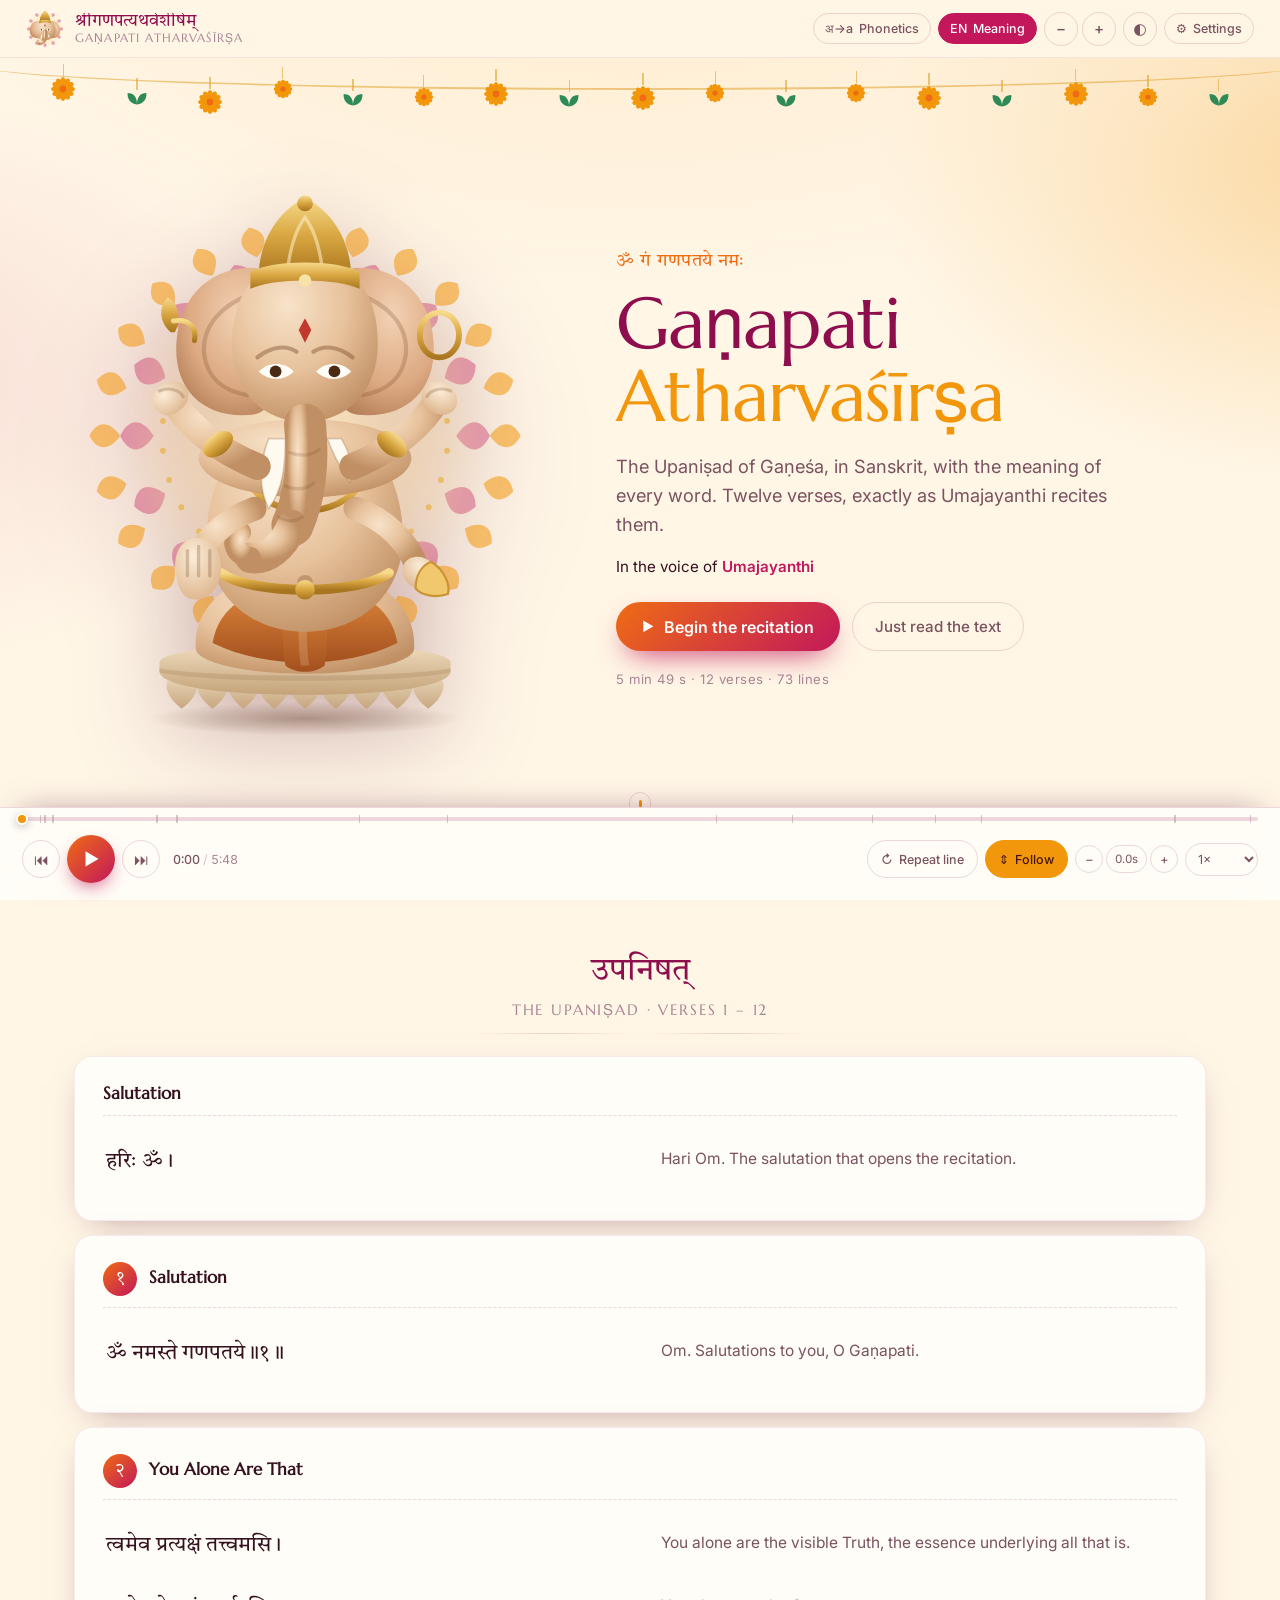
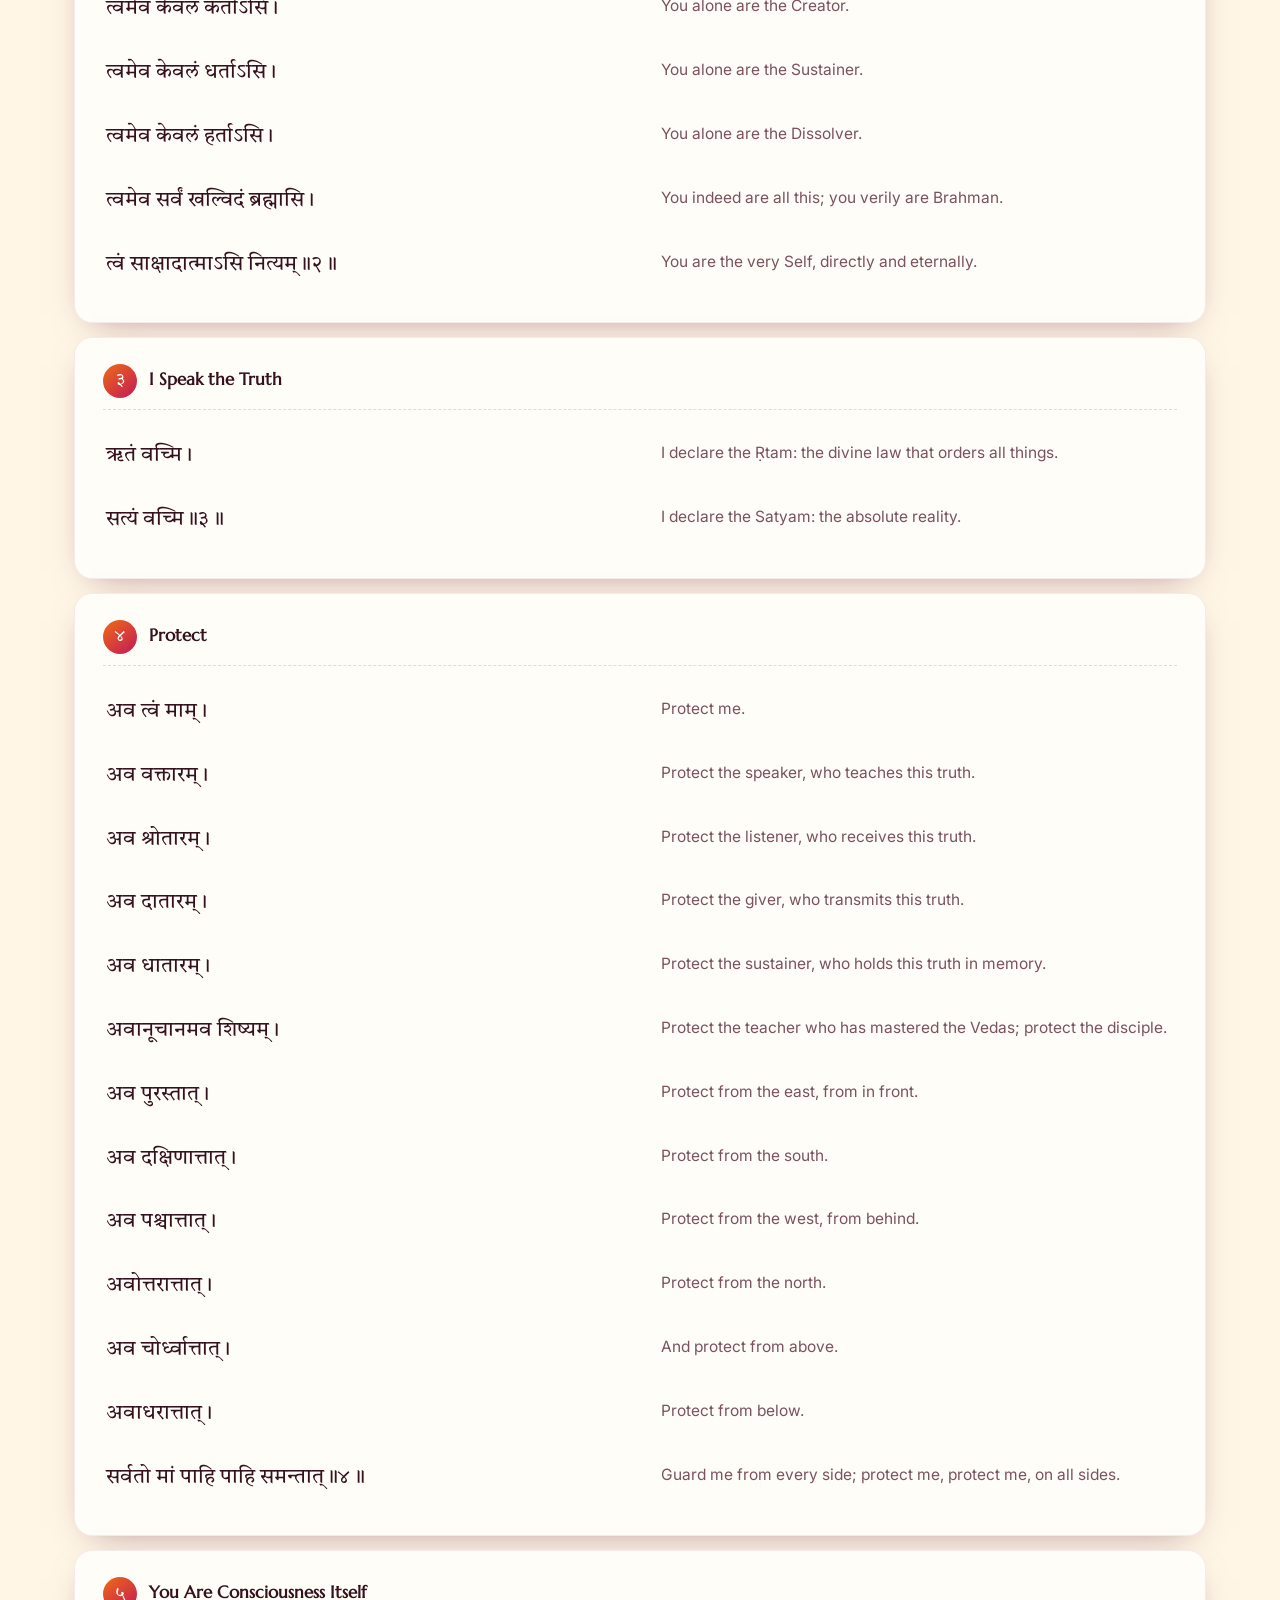
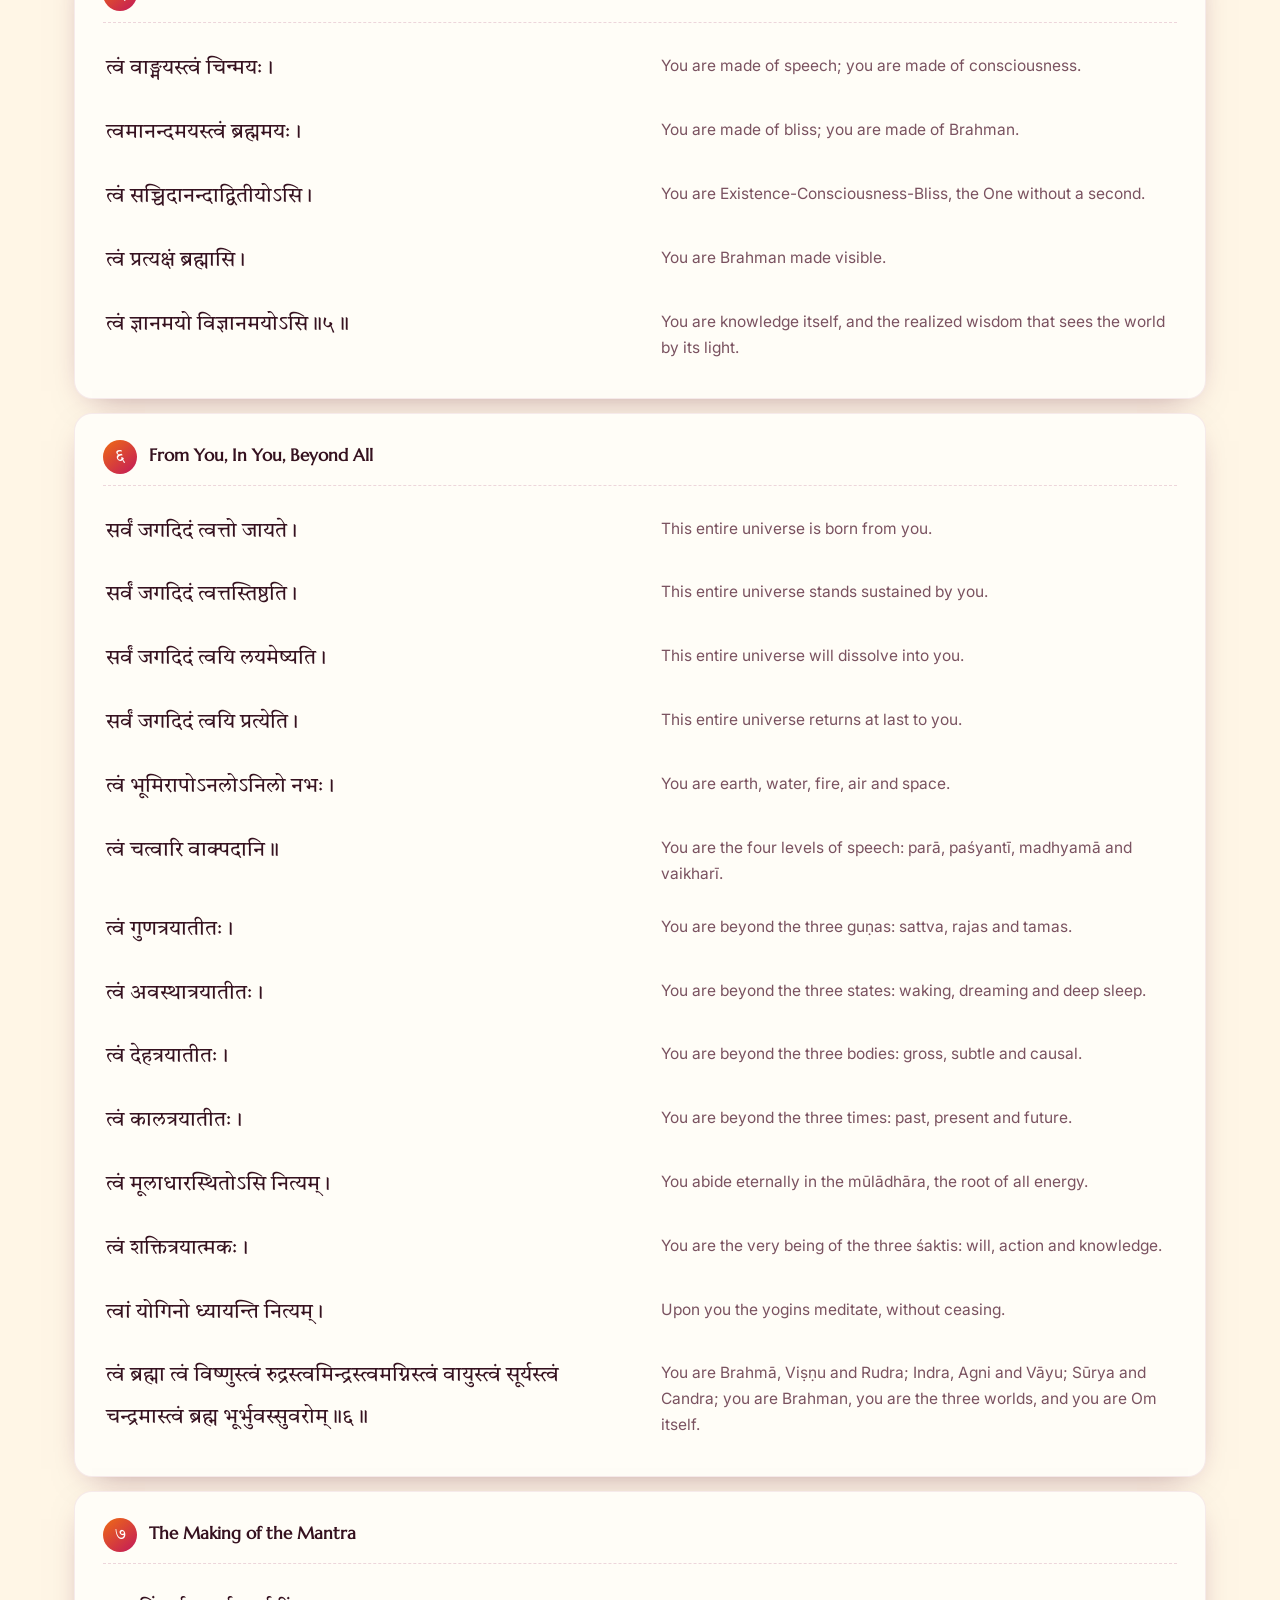
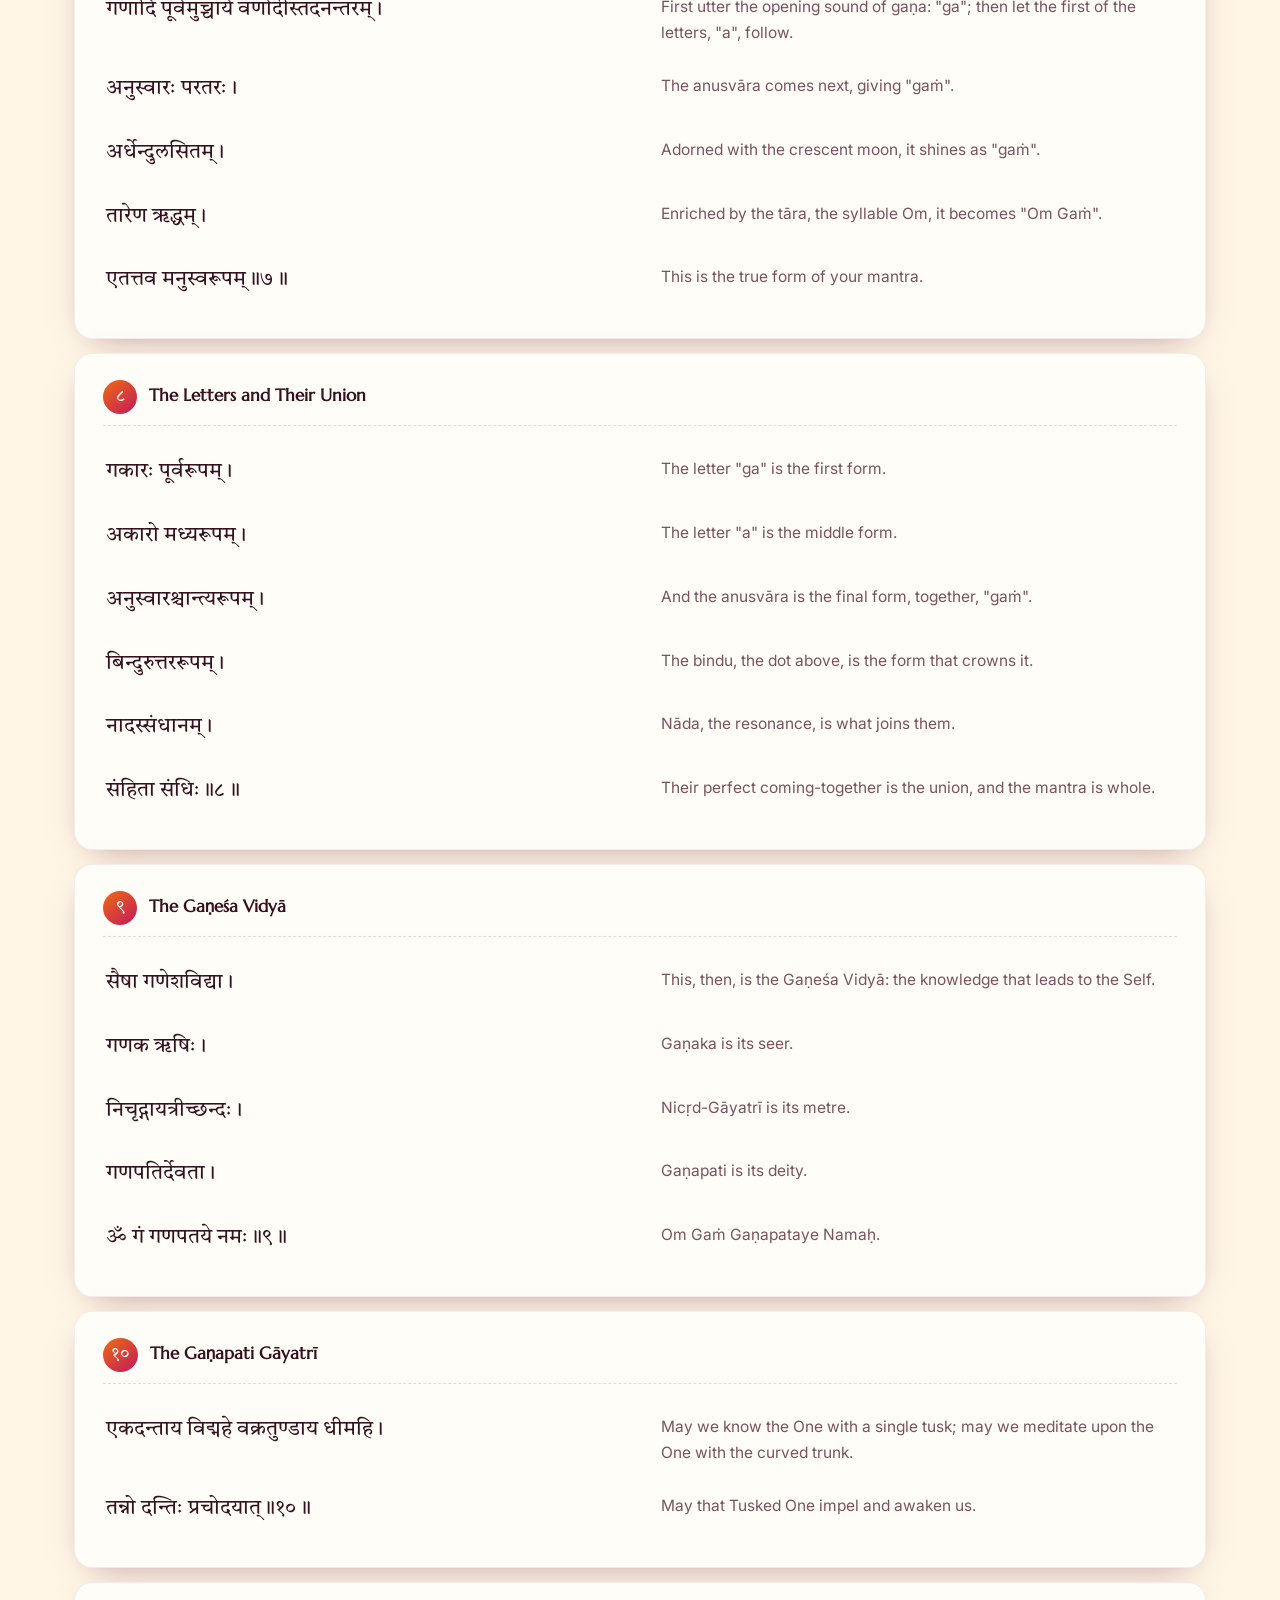
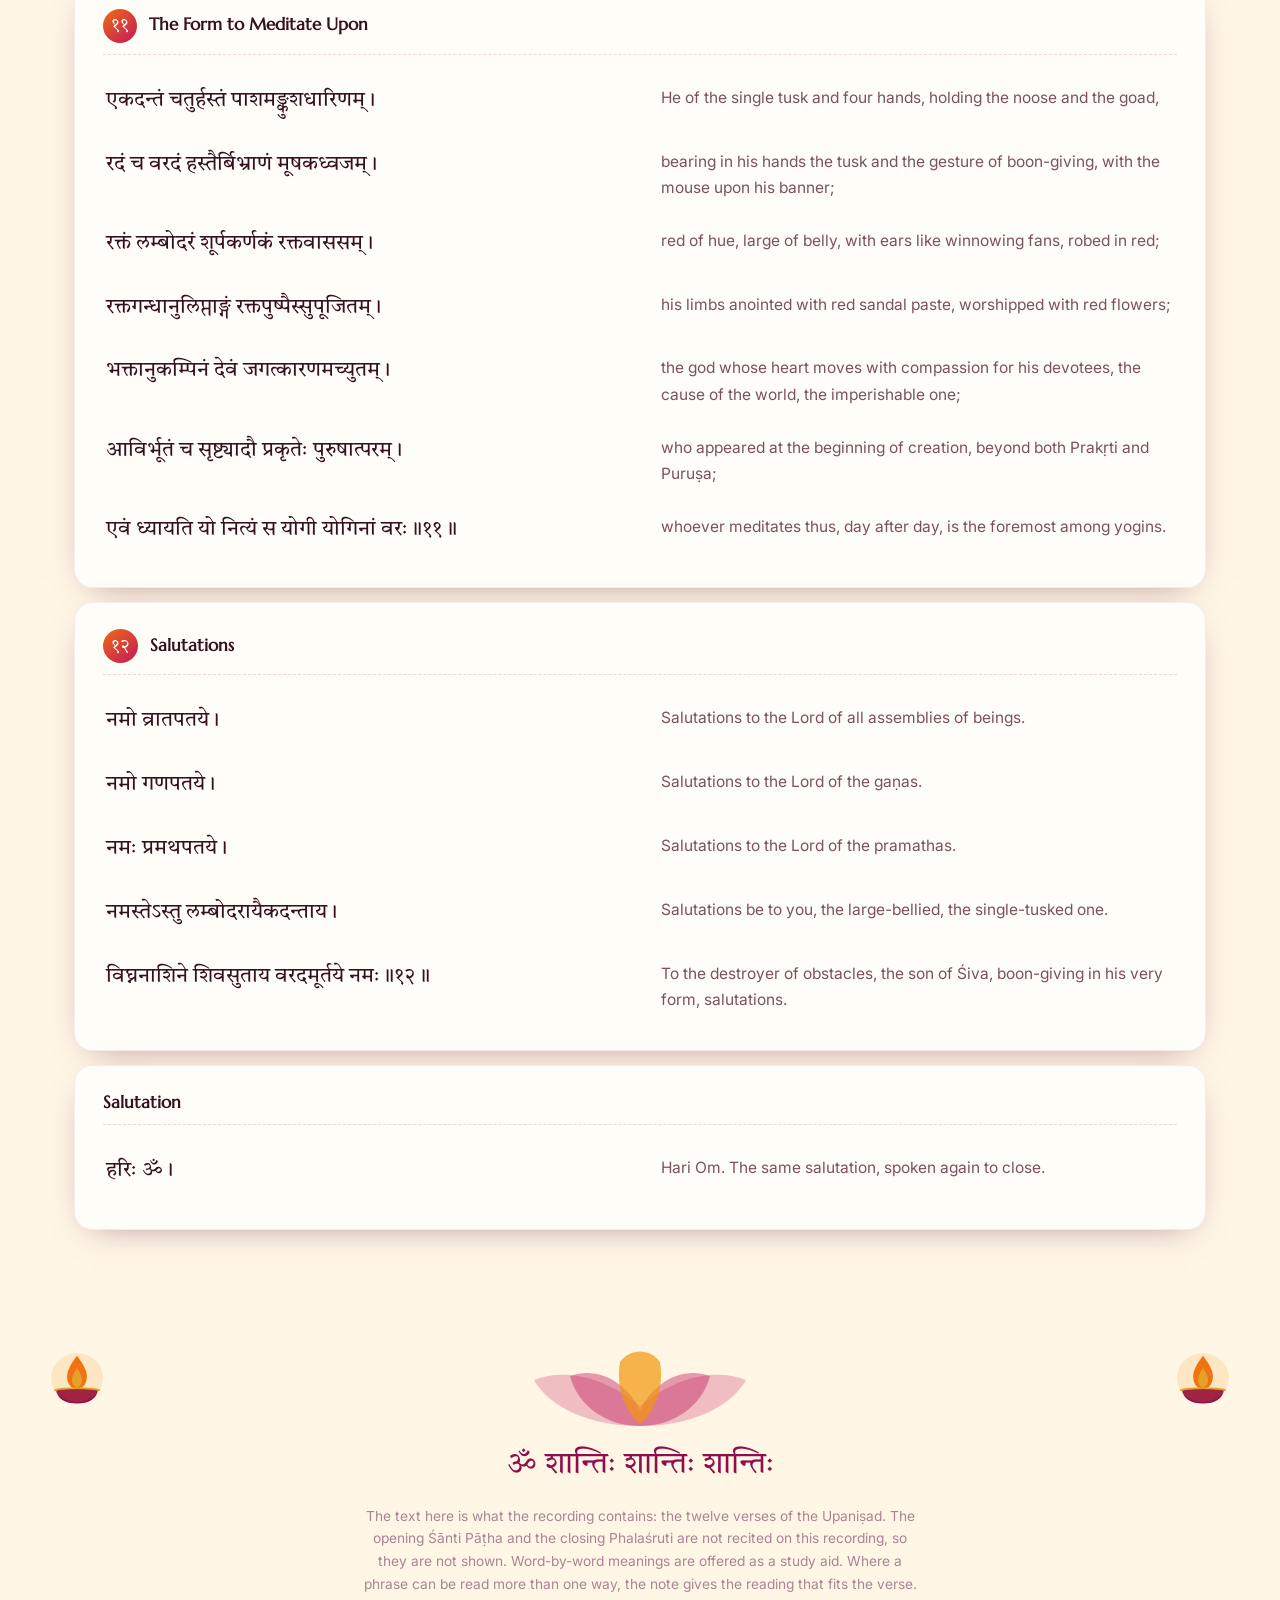
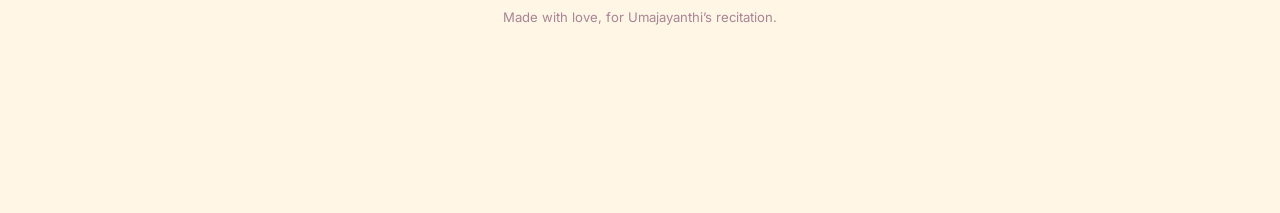
<file: index.html>
<!doctype html>
<html lang="sa" data-theme="day">
<head>
<meta charset="utf-8">
<meta name="viewport" content="width=device-width, initial-scale=1, viewport-fit=cover">
<title>Gaṇapati Atharvaśīrṣa</title>
<meta name="description" content="The Gaṇapati Atharvaśīrṣa with Sanskrit, phonetics and English meaning, scrolling in time with Umajayanthi's recitation.">
<meta name="theme-color" content="#7B1341">
<link rel="icon" href="data:image/svg+xml,%3Csvg xmlns='http://www.w3.org/2000/svg' viewBox='0 0 100 100'%3E%3Ctext y='78' x='50' font-size='78' text-anchor='middle'%3E%F0%9F%95%89%EF%B8%8F%3C/text%3E%3C/svg%3E">
<link rel="preconnect" href="https://fonts.googleapis.com">
<link rel="preconnect" href="https://fonts.gstatic.com" crossorigin>
<link href="https://fonts.googleapis.com/css2?family=Tiro+Devanagari+Sanskrit:ital@0;1&family=Marcellus&family=Inter:wght@400;500;600;700&display=swap" rel="stylesheet">
<link rel="stylesheet" href="assets/css/style.css">
</head>
<body>

<a class="skip" href="#text">Skip to the text</a>

<!-- ===================== festive garland across the top ===================== -->
<div class="torana" id="torana" aria-hidden="true"></div>

<header class="topbar">
  <div class="brand">
    <span class="brand-mark" id="brandMark" aria-hidden="true"></span>
    <span class="brand-text">
      <b>श्रीगणपत्यथर्वशीर्षम्</b>
      <i>Gaṇapati Atharvaśīrṣa</i>
    </span>
  </div>
  <div class="tools">
    <button class="tool wide-only" id="btnPhon" aria-pressed="false" title="Show the phonetic reading (p)">
      <span aria-hidden="true">अ→a</span><span class="lbl">Phonetics</span>
    </button>
    <button class="tool wide-only" id="btnEng" aria-pressed="true" title="Show or hide the English meaning (e)">
      <span aria-hidden="true">EN</span><span class="lbl">Meaning</span>
    </button>
    <span class="tool-group wide-only" role="group" aria-label="Text size">
      <button class="tool sq" id="btnSmaller" title="Smaller text (−)">−</button>
      <button class="tool sq" id="btnBigger" title="Larger text (+)">+</button>
    </span>
    <button class="tool sq wide-only" id="btnTheme" title="Day or evening colours (t)" aria-label="Switch to evening colours">◐</button>
    <button class="tool" id="btnHelp" title="Settings and shortcuts (?)" aria-label="Settings">
      <span aria-hidden="true">⚙</span><span class="lbl">Settings</span>
    </button>
  </div>
</header>

<!-- ============================== hero ============================== -->
<section class="hero" id="hero">
  <div class="hero-art" id="heroArt" aria-hidden="true"></div>
  <div class="hero-copy">
    <p class="hero-eyebrow">ॐ गं गणपतये नमः</p>
    <h1>Gaṇapati<br><span>Atharvaśīrṣa</span></h1>
    <p class="hero-sub">The Upaniṣad of Gaṇeśa, in Sanskrit, with the meaning of every
       word. Twelve verses, exactly as Umajayanthi recites them.</p>
    <p class="hero-credit" id="heroCredit">In the voice of <b>Umajayanthi</b></p>
    <div class="hero-actions">
      <button class="cta" id="btnBegin">
        <span class="cta-icon" aria-hidden="true">▶</span> Begin the recitation
      </button>
      <button class="ghost" id="btnRead">Just read the text</button>
    </div>
    <p class="hero-meta" id="heroMeta">5 min 48 s · 17 verses · 110 lines</p>
  </div>
  <div class="scroll-hint" aria-hidden="true"><span></span></div>
</section>

<!-- ========================= verse quick-jump ========================= -->
<nav class="rail" id="rail" aria-label="Jump to a verse"></nav>

<!-- ============================== the text ============================== -->
<main id="text" class="text"></main>

<footer class="foot">
  <div class="foot-art" id="footArt" aria-hidden="true"></div>
  <p class="foot-om">ॐ शान्तिः शान्तिः शान्तिः</p>
  <p class="foot-note">
    The text here is what the recording contains: the twelve verses of the Upaniṣad.
    The opening Śānti Pāṭha and the closing Phalaśruti are not recited on this
    recording, so they are not shown. Word-by-word meanings are offered as a study
    aid. Where a phrase can be read more than one way, the note gives the reading
    that fits the verse.
  </p>
  <p class="foot-small">Made with love, for Umajayanthi&rsquo;s recitation.</p>
</footer>

<!-- ============================== player ============================== -->
<div class="player" id="player" hidden>
  <audio id="audio" preload="metadata"></audio>

  <div class="seek" id="seek" role="slider" tabindex="0"
       aria-label="Seek through the recitation" aria-valuemin="0" aria-valuenow="0">
    <div class="seek-track"><div class="seek-fill" id="seekFill"></div></div>
    <div class="seek-marks" id="seekMarks" aria-hidden="true"></div>
    <div class="seek-head" id="seekHead" aria-hidden="true"></div>
  </div>

  <div class="player-row">
    <div class="pg pg-left">
      <button class="pbtn" id="btnPrev" title="Previous line (←)" aria-label="Previous line">⏮</button>
      <button class="pbtn play" id="btnPlay" title="Play or pause (space)" aria-label="Play">▶</button>
      <button class="pbtn" id="btnNext" title="Next line (→)" aria-label="Next line">⏭</button>
      <span class="time"><b id="tNow">0:00</b><i>/</i><span id="tAll">5:48</span></span>
    </div>

    <div class="pg pg-mid" id="nowLine" aria-live="polite">
      <span class="now-dev" id="nowDev"></span>
      <span class="now-en" id="nowEn"></span>
    </div>

    <div class="pg pg-right">
      <button class="pbtn wide" id="btnLoop" aria-pressed="false" title="Repeat this line until you have it (l)">
        <span aria-hidden="true">↻</span><span class="lbl">Repeat line</span>
      </button>
      <button class="pbtn wide" id="btnFollow" aria-pressed="true" title="Let the page scroll with the voice (f)">
        <span aria-hidden="true">⇕</span><span class="lbl">Follow</span>
      </button>
      <span class="nudge" role="group" aria-label="Sync offset">
        <button class="pbtn sm" id="btnEarlier" title="Words appear too late, shift the text earlier (,)">−</button>
        <button class="pbtn sm val" id="btnOffset" title="Sync offset, click to reset">0.0s</button>
        <button class="pbtn sm" id="btnLater" title="Words appear too early, shift the text later (.)">+</button>
      </span>
      <label class="rate">
        <span class="sr">Speed</span>
        <select id="rate">
          <option value="0.7">0.7×</option>
          <option value="0.85">0.85×</option>
          <option value="1" selected>1×</option>
          <option value="1.15">1.15×</option>
          <option value="1.3">1.3×</option>
        </select>
      </label>
    </div>
  </div>
</div>

<button class="resume" id="btnResume" hidden>↓ Back to the voice</button>

<!-- word meaning popover -->
<div class="gloss" id="gloss" role="dialog" aria-label="Word meaning" hidden>
  <div class="gloss-dev" id="glossDev"></div>
  <div class="gloss-phon" id="glossPhon"></div>
  <div class="gloss-mean" id="glossMean"></div>
</div>

<!-- settings and shortcuts -->
<div class="sheet" id="sheet" hidden>
  <div class="sheet-card" role="dialog" aria-modal="true" aria-label="Settings and shortcuts">
    <button class="sheet-x" id="btnCloseSheet" aria-label="Close">✕</button>
    <h2>Reciting along</h2>
    <p class="sheet-lead">Press play and the line being chanted lights up and scrolls itself.
       Tap any line to send the recording there. Tap a Sanskrit word for its meaning.</p>

    <section class="set">
      <h3>Reading</h3>
      <div class="set-row">
        <span class="set-label">Phonetic reading</span>
        <button class="tool twin" id="sPhon" aria-pressed="false">Off</button>
      </div>
      <div class="set-row">
        <span class="set-label">English meaning</span>
        <button class="tool twin" id="sEng" aria-pressed="true">On</button>
      </div>
      <div class="set-row">
        <span class="set-label">Text size</span>
        <span class="tool-group">
          <button class="tool sq" id="sSmaller" aria-label="Smaller text">−</button>
          <b class="set-val" id="sFs">100%</b>
          <button class="tool sq" id="sBigger" aria-label="Larger text">+</button>
        </span>
      </div>
      <div class="set-row">
        <span class="set-label">Colours</span>
        <button class="tool" id="sTheme">Daytime</button>
      </div>
    </section>

    <section class="set keys-section">
      <h3>Keys</h3>
      <dl class="keys">
        <dt>Space</dt><dd>Play or pause</dd>
        <dt>← →</dt><dd>Previous or next line</dd>
        <dt>L</dt><dd>Repeat the current line</dd>
        <dt>F</dt><dd>Follow the voice while it scrolls</dd>
        <dt>, .</dt><dd>Nudge the text earlier or later against the voice</dd>
        <dt>P</dt><dd>Show the phonetic reading</dd>
        <dt>E</dt><dd>Show or hide the English meaning</dd>
        <dt>T</dt><dd>Day or evening colours</dd>
        <dt>+ −</dt><dd>Text size</dd>
      </dl>
    </section>
  </div>
</div>

<script src="assets/data/text.js"></script>
<script src="assets/data/timings.js"></script>
<script src="assets/js/art.js"></script>
<script src="assets/js/app.js"></script>
</body>
</html>
</file>
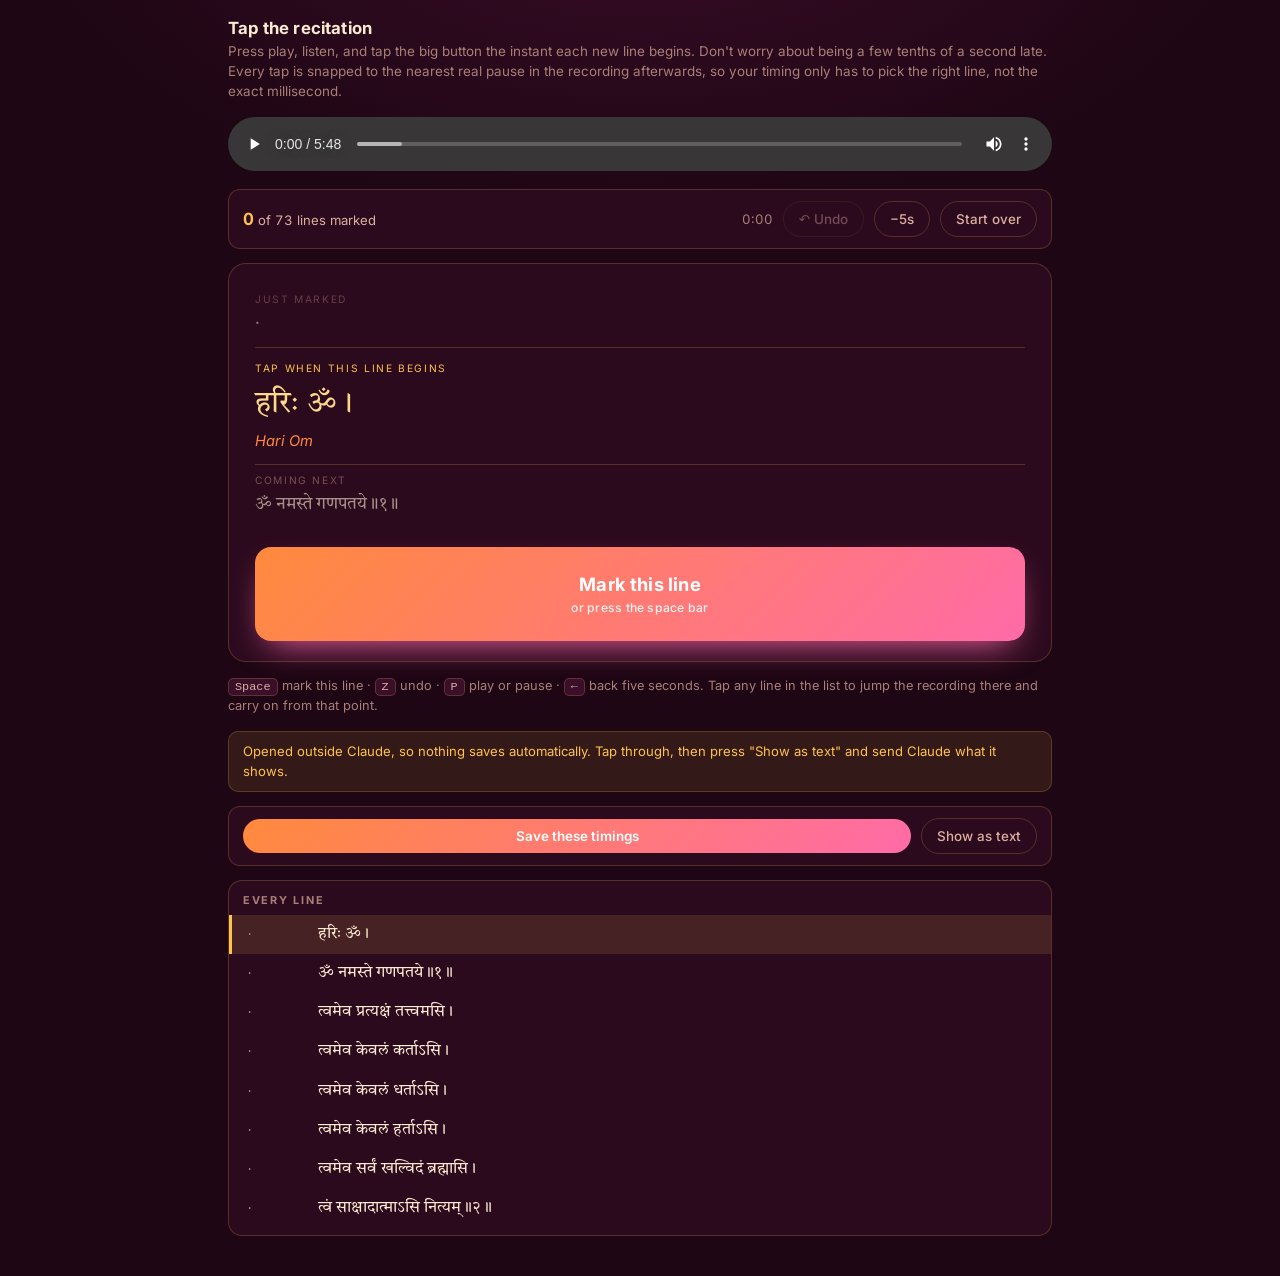
<file: sync.html>
<!doctype html>
<html lang="en">
<head>
<meta charset="utf-8">
<meta name="viewport" content="width=device-width, initial-scale=1, viewport-fit=cover">
<title>Tap the Recitation</title>
<link rel="preconnect" href="https://fonts.googleapis.com">
<link rel="preconnect" href="https://fonts.gstatic.com" crossorigin>
<link href="https://fonts.googleapis.com/css2?family=Tiro+Devanagari+Sanskrit&family=Inter:wght@400;500;600;700&display=swap" rel="stylesheet">
<style>
:root {
  --bg: #1E0614;
  --panel: #2C0A1E;
  --panel-2: #3A0F29;
  --ink: #FCEBD2;
  --ink-soft: #DCAF9F;
  --ink-faint: #A97F77;
  --marigold: #FFC24D;
  --gold: #FFD98A;
  --saffron: #FF8A3D;
  --magenta: #FF6BA8;
  --leaf: #5FCF95;
  --line: rgba(255, 194, 77, .20);
  --ui: "Inter", ui-sans-serif, system-ui, -apple-system, sans-serif;
  --dev: "Tiro Devanagari Sanskrit", "Noto Serif Devanagari", "Nirmala UI", serif;
  color-scheme: dark;
}
* { box-sizing: border-box; }
[hidden] { display: none !important; }
body {
  margin: 0; font-family: var(--ui); color: var(--ink); background: var(--bg);
  background-image: radial-gradient(900px 500px at 50% -10%, #3A0D28 0%, transparent 70%);
  min-height: 100vh; -webkit-text-size-adjust: 100%;
}
.wrap { max-width: 860px; margin: 0 auto; padding-block: 18px 40px; padding-left: 18px; padding-right: 18px; }

h1 { font-size: 1.05rem; margin: 0 0 3px; letter-spacing: .01em; }
.sub { margin: 0 0 16px; font-size: .84rem; color: var(--ink-faint); line-height: 1.5; }

.bar {
  display: flex; flex-wrap: wrap; gap: 10px; align-items: center;
  padding: 11px 14px; border-radius: 12px; background: var(--panel);
  border: 1px solid var(--line); margin-bottom: 14px;
}
.bar .grow { flex: 1 1 auto; min-width: 0; }
.count { font-size: .82rem; color: var(--ink-soft); font-variant-numeric: tabular-nums; }
.count b { color: var(--marigold); font-size: 1.05rem; }
.clock { font-variant-numeric: tabular-nums; font-size: .82rem; color: var(--ink-faint); }

button {
  font: inherit; font-size: .84rem; font-weight: 500; cursor: pointer;
  padding: 9px 15px; border-radius: 999px;
  color: var(--ink-soft); background: transparent; border: 1px solid var(--line);
}
button:hover { background: rgba(255,194,77,.10); color: var(--ink); }
button:disabled { opacity: .4; cursor: not-allowed; }
button.go { background: linear-gradient(135deg, var(--saffron), var(--magenta)); border: 0; color: #fff; font-weight: 600; }
button.on { background: var(--marigold); border-color: var(--marigold); color: #3A0F29; font-weight: 600; }
:focus-visible { outline: 2.5px solid var(--marigold); outline-offset: 3px; }

/* the stage */
.stage {
  border-radius: 18px; background: var(--panel); border: 1px solid var(--line);
  padding: 20px clamp(14px, 4vw, 26px) 0; margin-bottom: 14px;
}
.slot { padding: 9px 0; }
.slot .role {
  font-size: .64rem; letter-spacing: .16em; text-transform: uppercase;
  color: var(--ink-faint); margin-bottom: 5px;
}
.slot .dev { font-family: var(--dev); line-height: 1.7; }
.slot .phon { font-size: .78rem; font-style: italic; color: var(--saffron); margin-top: 2px; }

.slot.done { opacity: .45; }
.slot.done .dev { font-size: 1rem; }
.slot.now { border-top: 1px solid var(--line); border-bottom: 1px solid var(--line); padding: 14px 0; }
.slot.now .role { color: var(--marigold); }
.slot.now .dev { font-size: clamp(1.3rem, 5vw, 1.9rem); color: var(--gold); }
.slot.now .phon { font-size: .92rem; }
.slot.next { opacity: .6; }
.slot.next .dev { font-size: 1.05rem; }

/* the pad */
.pad {
  width: 100%; margin: 18px 0 20px; padding: 26px 20px;
  border-radius: 16px; border: 0; cursor: pointer;
  background: linear-gradient(135deg, var(--saffron), var(--magenta));
  color: #fff; font-size: 1.15rem; font-weight: 700; letter-spacing: .01em;
  box-shadow: 0 14px 34px -14px var(--magenta);
  -webkit-tap-highlight-color: transparent; touch-action: manipulation;
  transition: transform .07s ease, filter .07s ease;
}
.pad:active { transform: scale(.985); filter: brightness(1.12); }
.pad small { display: block; font-size: .76rem; font-weight: 500; opacity: .9; margin-top: 5px; letter-spacing: .02em; }
.pad:disabled { background: var(--panel-2); color: var(--ink-faint); box-shadow: none; }

.hint { font-size: .8rem; color: var(--ink-faint); line-height: 1.6; margin: 0 0 14px; }
.hint kbd {
  font: .74rem ui-monospace, SFMono-Regular, Menlo, monospace;
  background: var(--panel-2); border: 1px solid var(--line);
  border-radius: 5px; padding: 1px 6px; color: var(--ink-soft);
}

.status { font-size: .82rem; padding: 10px 14px; border-radius: 10px; margin-bottom: 14px; line-height: 1.5; }
.status.ok   { background: rgba(95,207,149,.12); border: 1px solid rgba(95,207,149,.35); color: var(--leaf); }
.status.warn { background: rgba(255,194,77,.10); border: 1px solid var(--line); color: var(--marigold); }

/* the log */
.log { border-radius: 14px; background: var(--panel); border: 1px solid var(--line); overflow: hidden; }
.log h2 { font-size: .68rem; letter-spacing: .16em; text-transform: uppercase; color: var(--ink-faint);
          margin: 0; padding: 12px 14px 8px; }
.log-rows { max-height: 320px; overflow-y: auto; }
.r { display: grid; grid-template-columns: 62px 1fr; gap: 10px; align-items: baseline;
     padding: 7px 14px; cursor: pointer; border-left: 3px solid transparent; }
.r:hover { background: rgba(255,194,77,.07); }
.r.marked { border-left-color: var(--leaf); }
.r.here { background: rgba(255,194,77,.13); border-left-color: var(--marigold); }
.r .t { font: .76rem ui-monospace, SFMono-Regular, Menlo, monospace; color: var(--ink-faint); font-variant-numeric: tabular-nums; }
.r.marked .t { color: var(--leaf); }
.r .d { font-family: var(--dev); font-size: .98rem; line-height: 1.6;
        overflow: hidden; text-overflow: ellipsis; white-space: nowrap; }

audio { width: 100%; margin-bottom: 14px; }
textarea { width: 100%; height: 150px; margin-top: 10px; font: 11px ui-monospace, monospace;
           background: var(--panel-2); color: var(--ink-soft); border: 1px solid var(--line);
           border-radius: 10px; padding: 10px; }
@media (prefers-reduced-motion: reduce) { * { transition: none !important; } }
</style>
</head>
<body>
<div class="wrap">

  <h1>Tap the recitation</h1>
  <p class="sub">
    Press play, listen, and tap the big button the instant each new line begins.
    Don't worry about being a few tenths of a second late. Every tap is snapped to
    the nearest real pause in the recording afterwards, so your timing only has to
    pick the right line, not the exact millisecond.
  </p>

  <audio id="a" controls preload="metadata"></audio>

  <div class="bar">
    <span class="count grow"><b id="nDone">0</b> of <span id="nAll">0</span> lines marked</span>
    <span class="clock" id="clock">0:00</span>
    <button id="undo" disabled>↶ Undo</button>
    <button id="back">−5s</button>
    <button id="restart">Start over</button>
  </div>

  <div class="stage">
    <div class="slot done" id="slotPrev">
      <div class="role">Just marked</div>
      <div class="dev" id="prevDev">·</div>
    </div>
    <div class="slot now" id="slotNow">
      <div class="role">Tap when this line begins</div>
      <div class="dev" id="nowDev">·</div>
      <div class="phon" id="nowPhon"></div>
    </div>
    <div class="slot next">
      <div class="role">Coming next</div>
      <div class="dev" id="nextDev">·</div>
    </div>
    <button class="pad" id="pad">
      Mark this line
      <small>or press the space bar</small>
    </button>
  </div>

  <p class="hint">
    <kbd>Space</kbd> mark this line · <kbd>Z</kbd> undo · <kbd>P</kbd> play or pause ·
    <kbd>←</kbd> back five seconds. Tap any line in the list to jump the recording there
    and carry on from that point.
  </p>

  <div class="status warn" id="status">Checking whether this page can save back to Claude…</div>

  <div class="bar">
    <button class="go grow" id="save">Save these timings</button>
    <button id="show">Show as text</button>
  </div>
  <textarea id="out" readonly hidden></textarea>

  <div class="log">
    <h2>Every line</h2>
    <div class="log-rows" id="rows"></div>
  </div>
</div>

<script src="assets/data/text.js"></script>
<script>
(function () {
  'use strict';
  var $ = function (id) { return document.getElementById(id); };
  var a = $('a');
  var lines = [];
  window.GA_TEXT.sections.forEach(function (s) {
    s.verses.forEach(function (v) { v.lines.forEach(function (l) { lines.push(l); }); });
  });

  var taps = {};        // lineId -> seconds
  var order = [];       // lineIds in the order they were tapped, for undo
  var at = 0;           // index of the line awaiting a tap
  var db = null;
  var dirty = false;

  /* ------------------------------------------------------------- rendering */

  function fmt(t) {
    if (typeof t !== 'number') return '·';
    var m = Math.floor(t / 60), s = (t % 60).toFixed(2);
    return m + ':' + (s < 10 ? '0' : '') + s;
  }

  var rows = $('rows');
  lines.forEach(function (l, i) {
    var r = document.createElement('div');
    r.className = 'r';
    r.innerHTML = '<span class="t">·</span><span class="d"></span>';
    r.querySelector('.d').textContent = l.dev;
    r.addEventListener('click', function () { goTo(i); });
    rows.appendChild(r);
    l.row = r;
  });
  $('nAll').textContent = lines.length;

  function paintRow(i) {
    var l = lines[i], t = taps[l.id];
    l.row.querySelector('.t').textContent = fmt(t);
    l.row.classList.toggle('marked', typeof t === 'number');
    l.row.classList.toggle('here', i === at);
  }

  function paint() {
    $('prevDev').textContent = at > 0 ? lines[at - 1].dev : '·';
    $('nowDev').textContent = lines[at] ? lines[at].dev : 'All lines marked';
    $('nowPhon').textContent = lines[at] ? lines[at].phon : '';
    $('nextDev').textContent = lines[at + 1] ? lines[at + 1].dev : '·';
    $('nDone').textContent = Object.keys(taps).length;
    $('pad').disabled = at >= lines.length;
    $('undo').disabled = !order.length;
    lines.forEach(function (_, i) { paintRow(i); });
    if (lines[at]) lines[at].row.scrollIntoView({ block: 'center' });
  }

  /* ---------------------------------------------------------------- tapping */

  function mark() {
    if (at >= lines.length) return;
    var l = lines[at];
    taps[l.id] = Math.round(a.currentTime * 1000) / 1000;
    order.push(l.id);
    at++;
    dirty = true;
    paint();
    if (order.length % 12 === 0) save(true);
  }

  function undo() {
    var id = order.pop();
    if (!id) return;
    delete taps[id];
    at = lines.findIndex(function (l) { return l.id === id; });
    dirty = true;
    paint();
  }

  function goTo(i) {
    at = i;
    var t = taps[lines[i].id];
    a.currentTime = typeof t === 'number' ? Math.max(0, t - 0.4) : a.currentTime;
    paint();
  }

  $('pad').addEventListener('click', mark);
  $('undo').addEventListener('click', undo);
  $('back').addEventListener('click', function () { a.currentTime = Math.max(0, a.currentTime - 5); });
  $('restart').addEventListener('click', function () {
    if (!confirm('Clear every mark and start again?')) return;
    taps = {}; order = []; at = 0; a.currentTime = 0; dirty = true; paint();
  });

  document.addEventListener('keydown', function (e) {
    if (e.target.matches('textarea, input, button') && e.key !== ' ') return;
    var k = e.key.toLowerCase();
    if (e.key === ' ') { e.preventDefault(); mark(); }
    else if (k === 'z') { e.preventDefault(); undo(); }
    else if (k === 'p') { e.preventDefault(); a.paused ? a.play() : a.pause(); }
    else if (e.key === 'ArrowLeft') { e.preventDefault(); a.currentTime = Math.max(0, a.currentTime - 5); }
  });

  a.addEventListener('timeupdate', function () { $('clock').textContent = fmt(a.currentTime); });

  /* keep the screen awake through the six minutes, where the browser allows it */
  var lock = null;
  a.addEventListener('play', function () {
    if ('wakeLock' in navigator) {
      navigator.wakeLock.request('screen').then(function (l) { lock = l; }, function () {});
    }
  });
  a.addEventListener('pause', function () { if (lock) { lock.release(); lock = null; } });

  /* ---------------------------------------------------------------- saving */

  function payload() {
    return {
      taps: lines.filter(function (l) { return typeof taps[l.id] === 'number'; })
                 .map(function (l) { return { id: l.id, t: taps[l.id] }; }),
      markedCount: Object.keys(taps).length,
      lineCount: lines.length,
      updatedAt: new Date().toISOString()
    };
  }

  function status(cls, text) {
    var s = $('status');
    s.className = 'status ' + cls;
    s.textContent = text;
  }

  function save(quiet) {
    var p = payload();
    if (!db) {
      if (!quiet) { $('out').hidden = false; $('out').value = JSON.stringify(p); $('out').select(); }
      return Promise.resolve();
    }
    return db.doc('sync/session').set(p).then(function () {
      dirty = false;
      status('ok', 'Saved. ' + p.markedCount + ' of ' + p.lineCount +
                   ' lines. Claude can read this now. Keep going, or tell Claude you are done.');
    }, function (err) {
      status('warn', 'Could not save (' + err.code + '). Press "Show as text" and send Claude what it shows.');
    });
  }

  $('save').addEventListener('click', function () { save(false); });
  $('show').addEventListener('click', function () {
    $('out').hidden = false;
    $('out').value = JSON.stringify(payload());
    $('out').select();
  });

  window.addEventListener('beforeunload', function (e) {
    if (dirty && Object.keys(taps).length) { e.preventDefault(); e.returnValue = ''; }
  });

  /* The capability arrives late, and may never arrive (served from Amplify,
     opened as a file). The page is fully usable either way. */
  if (window.claude && window.claude.use) {
    window.claude.use('db').then(function (d) {
      db = d;
      if (db) {
        status('ok', 'Ready. Your taps save straight back to Claude as you go.');
        db.doc('sync/session').get().then(function (snap) {
          if (!snap.exists) return;
          var prev = snap.data();
          if (!prev.taps || !prev.taps.length) return;
          if (!confirm('Found ' + prev.taps.length + ' marks saved earlier. Carry on from there?')) return;
          prev.taps.forEach(function (row) { taps[row.id] = row.t; order.push(row.id); });
          at = lines.findIndex(function (l) { return typeof taps[l.id] !== 'number'; });
          if (at < 0) at = lines.length;
          paint();
        }, function () {});
      } else {
        status('warn', 'This copy cannot save back to Claude. Tap through anyway, then press ' +
                       '"Show as text" and send Claude what it shows.');
      }
    });
  } else {
    status('warn', 'Opened outside Claude, so nothing saves automatically. Tap through, then press ' +
                   '"Show as text" and send Claude what it shows.');
  }

  a.src = 'Ganapatyatarvasheersam.mp3';
  paint();
})();
</script>
</body>
</html>
</file>
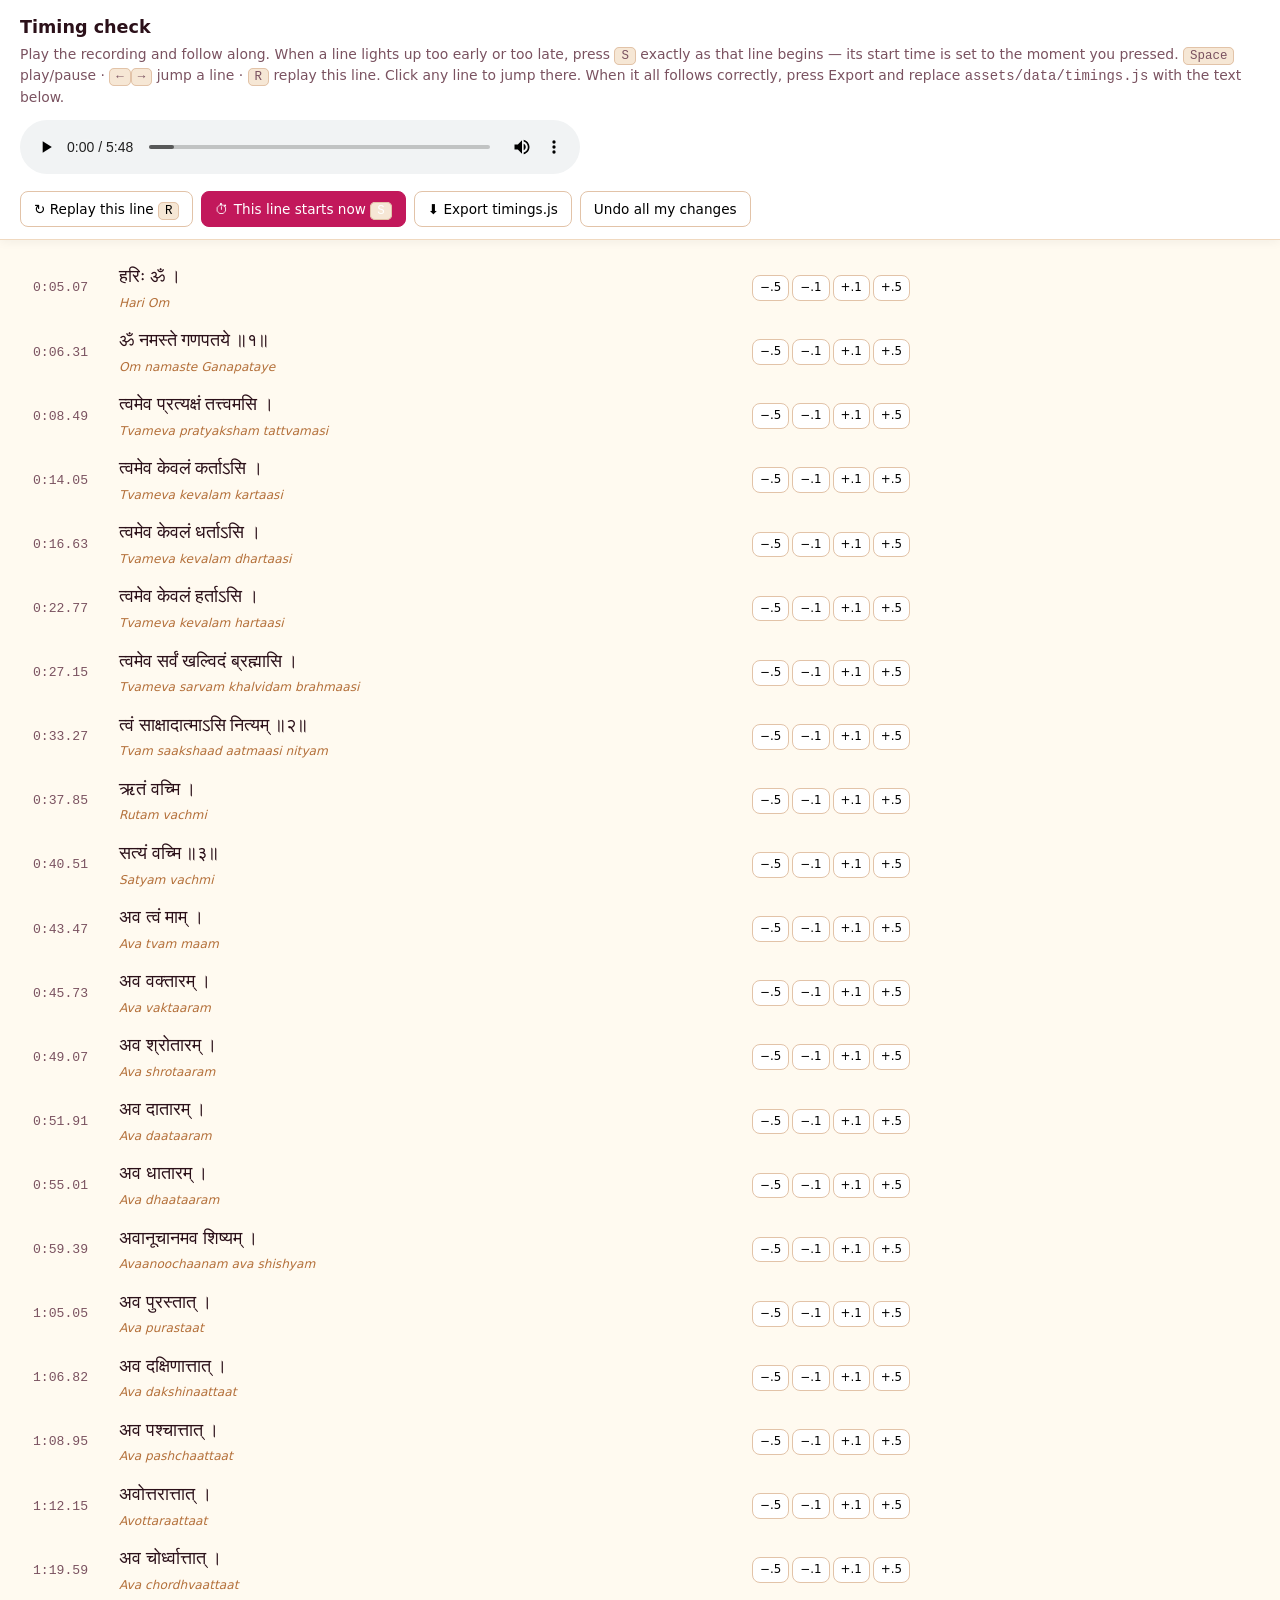
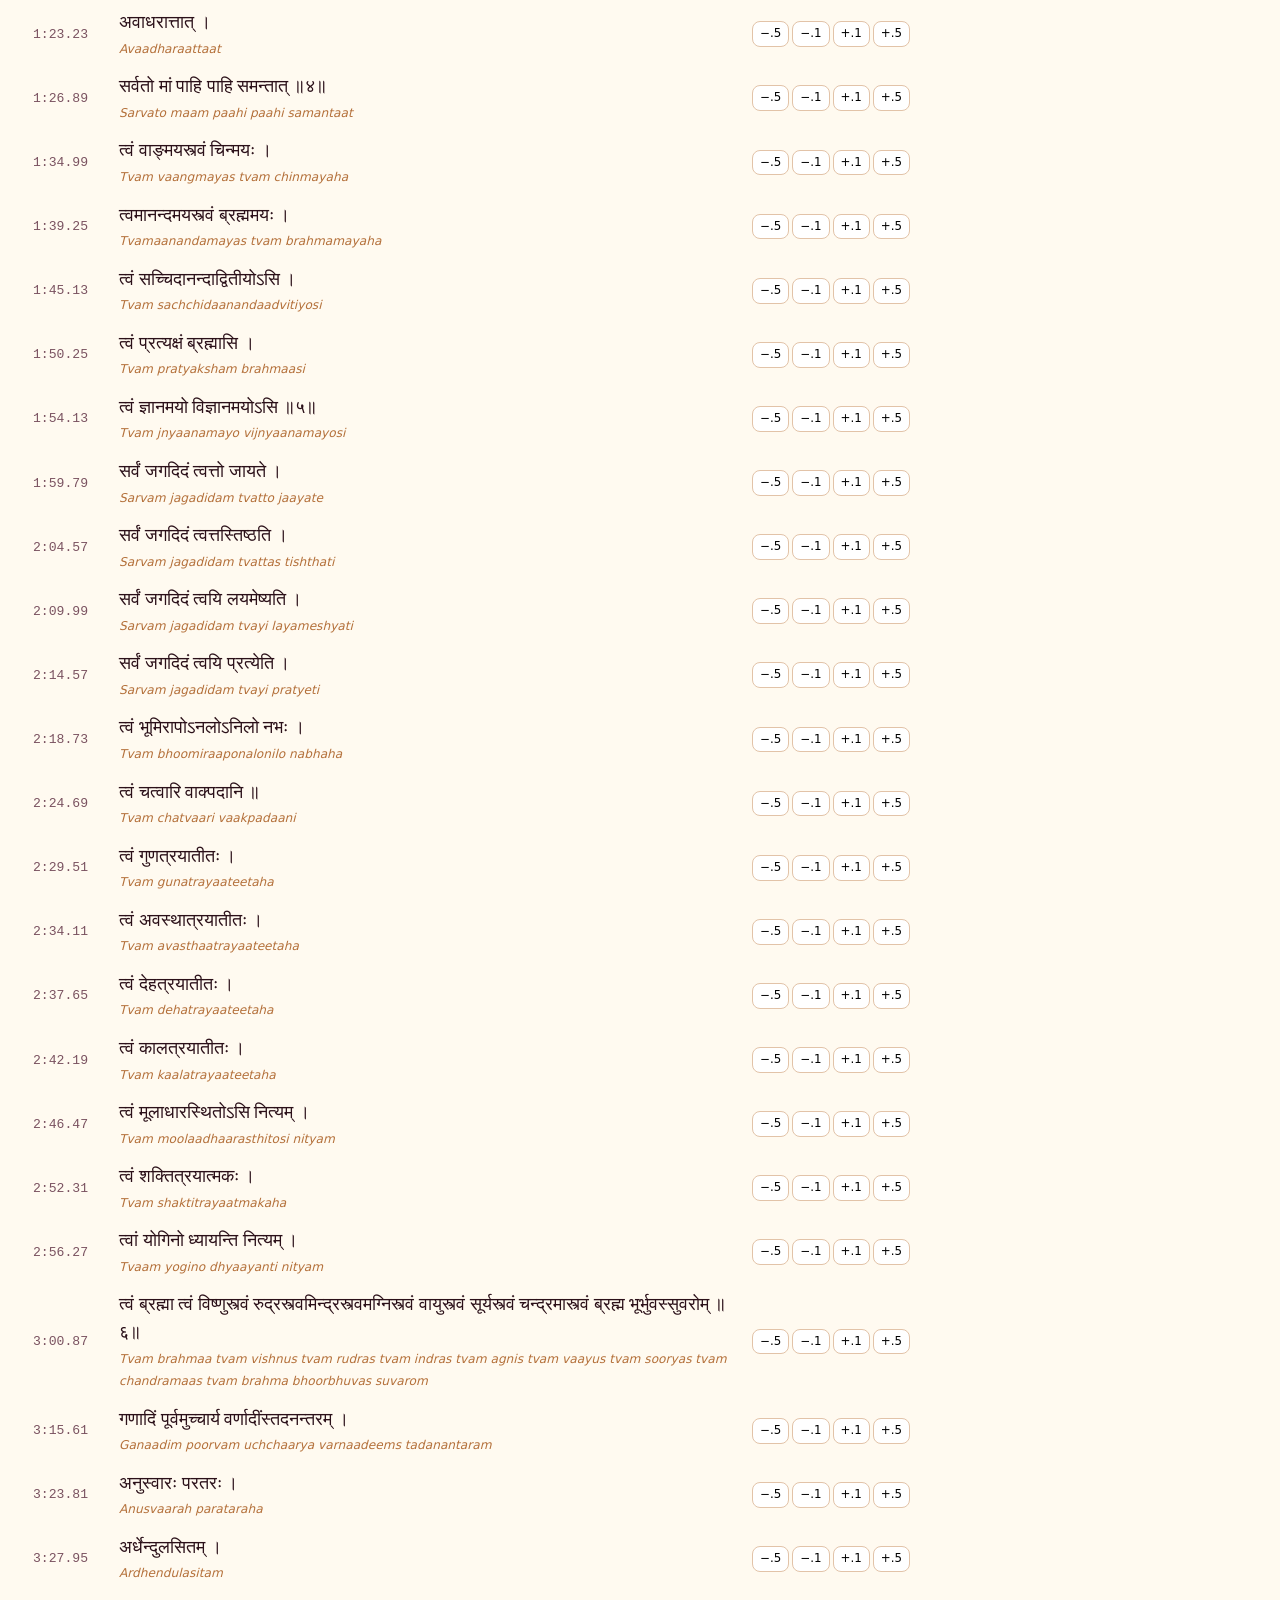
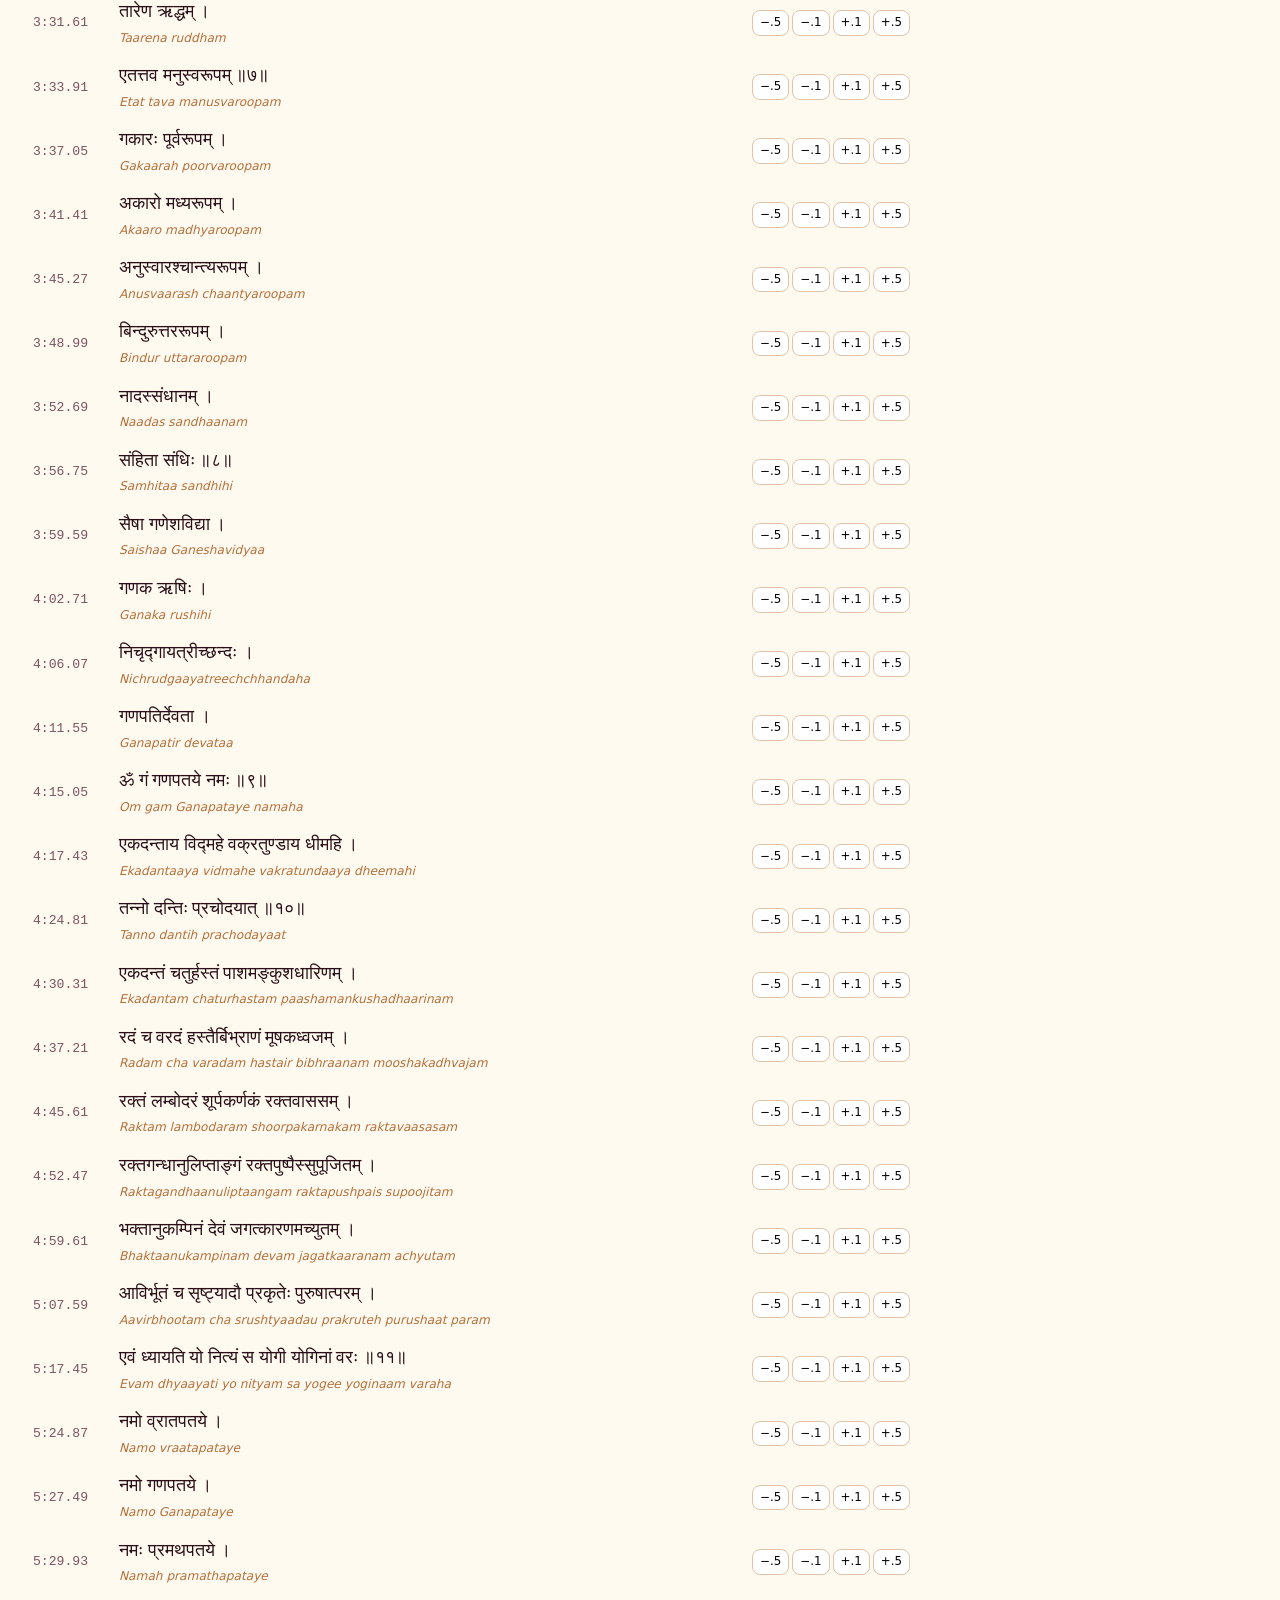
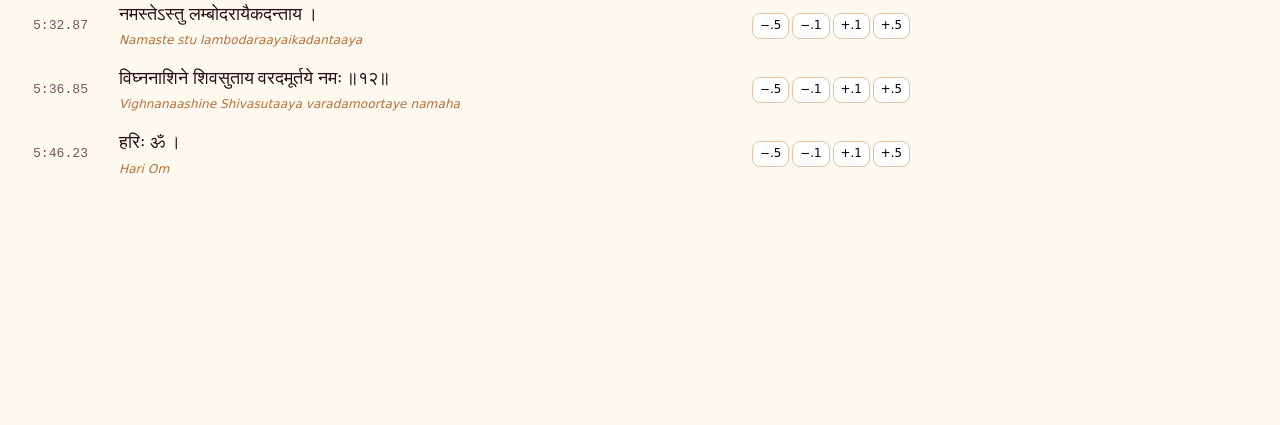
<file: tools/tune.html>
<!doctype html>
<html lang="en">
<head>
<meta charset="utf-8">
<meta name="viewport" content="width=device-width, initial-scale=1">
<title>Timing check — Gaṇapati Atharvaśīrṣa</title>
<style>
  :root { color-scheme: light; }
  body { margin: 0; font: 15px/1.5 system-ui, sans-serif; color: #2b1019; background: #fffaf0; }
  header { position: sticky; top: 0; z-index: 5; padding: 14px 20px 12px;
           background: #fff; border-bottom: 1px solid #f0d9c0; box-shadow: 0 2px 10px rgba(0,0,0,.05); }
  h1 { margin: 0 0 4px; font-size: 1.1rem; }
  p.lead { margin: 0 0 12px; color: #7a5260; font-size: .87rem; }
  .row { display: flex; flex-wrap: wrap; gap: 8px; align-items: center; }
  button { font: inherit; font-size: .85rem; padding: 7px 13px; border-radius: 8px; cursor: pointer;
           border: 1px solid #e2c3a8; background: #fff; }
  button:hover { background: #fff2dd; }
  button.primary { background: #c2185b; border-color: #c2185b; color: #fff; }
  kbd { font: .78rem ui-monospace, monospace; background: #f6e7d5; border: 1px solid #e2c3a8;
        border-radius: 5px; padding: 1px 6px; }
  main { padding: 16px 20px 240px; max-width: 900px; }
  .l { display: grid; grid-template-columns: 74px 1fr auto; gap: 12px; align-items: center;
       padding: 7px 10px; border-radius: 8px; border-left: 3px solid transparent; cursor: pointer; }
  .l:hover { background: #fff2dd; }
  .l.on { background: #ffe9c9; border-left-color: #f2960b; }
  .l.edited .t { color: #1b7f4b; font-weight: 700; }
  .t { font: .82rem ui-monospace, monospace; color: #7a5260; }
  .d { font-family: "Tiro Devanagari Sanskrit", "Noto Serif Devanagari", serif; font-size: 1.15rem; }
  .p { font-size: .76rem; font-style: italic; color: #b4703a; }
  .nudge { display: flex; gap: 3px; }
  .nudge button { padding: 3px 7px; font-size: .74rem; }
  textarea { width: 100%; height: 190px; font: 12px ui-monospace, monospace; margin-top: 10px; }
  .out { position: fixed; left: 0; right: 0; bottom: 0; background: #fff; border-top: 1px solid #f0d9c0;
         padding: 10px 20px 14px; }
  audio { width: 100%; max-width: 560px; }
</style>
</head>
<body>

<header>
  <h1>Timing check</h1>
  <p class="lead">
    Play the recording and follow along. When a line lights up too early or too late, press
    <kbd>S</kbd> exactly as that line begins — its start time is set to the moment you pressed.
    <kbd>Space</kbd> play/pause · <kbd>←</kbd><kbd>→</kbd> jump a line · <kbd>R</kbd> replay this line.
    Click any line to jump there. When it all follows correctly, press Export and replace
    <code>assets/data/timings.js</code> with the text below.
  </p>
  <audio id="a" controls preload="metadata"></audio>
  <div class="row" style="margin-top:10px">
    <button id="replay">↻ Replay this line <kbd>R</kbd></button>
    <button id="stamp" class="primary">⏱ This line starts now <kbd>S</kbd></button>
    <button id="export">⬇ Export timings.js</button>
    <button id="reset">Undo all my changes</button>
    <span id="count" style="font-size:.82rem;color:#7a5260"></span>
  </div>
</header>

<main id="list"></main>

<div class="out" hidden id="outBox">
  <div class="row">
    <b style="font-size:.85rem">Copy this into assets/data/timings.js</b>
    <button id="copy">Copy</button>
    <button id="hide">Close</button>
  </div>
  <textarea id="out" readonly></textarea>
</div>

<script src="../assets/data/text.js"></script>
<script src="../assets/data/timings.js"></script>
<script>
(function () {
  'use strict';
  var TEXT = window.GA_TEXT, TIME = window.GA_TIMINGS;
  var a = document.getElementById('a');
  var lines = [], cur = -1;
  var cues = JSON.parse(JSON.stringify(TIME.cues));
  var original = JSON.parse(JSON.stringify(TIME.cues));
  var edited = {};

  TEXT.sections.forEach(function (s) {
    s.verses.forEach(function (v) {
      v.lines.forEach(function (l) { lines.push(l); });
    });
  });

  var list = document.getElementById('list');
  lines.forEach(function (l, i) {
    var row = document.createElement('div');
    row.className = 'l';
    row.innerHTML = '<span class="t">' + fmt(cues[l.id]) + '</span>' +
      '<span><span class="d">' + l.dev + '</span><br><span class="p">' + l.phon + '</span></span>' +
      '<span class="nudge">' +
        '<button data-d="-0.5">−.5</button><button data-d="-0.1">−.1</button>' +
        '<button data-d="0.1">+.1</button><button data-d="0.5">+.5</button></span>';
    row.addEventListener('click', function (e) {
      if (e.target.dataset.d) { shift(i, parseFloat(e.target.dataset.d)); return; }
      a.currentTime = cues[l.id] + 0.02; a.play();
    });
    list.appendChild(row);
    l.row = row;
  });

  function fmt(t) {
    if (typeof t !== 'number') return '—';
    var m = Math.floor(t / 60), s = (t % 60).toFixed(2);
    return m + ':' + (s < 10 ? '0' : '') + s;
  }

  function paint(l) {
    l.row.querySelector('.t').textContent = fmt(cues[l.id]);
    l.row.classList.toggle('edited', !!edited[l.id]);
    document.getElementById('count').textContent =
      Object.keys(edited).length ? Object.keys(edited).length + ' line(s) corrected' : '';
  }

  function shift(i, d) {
    var l = lines[i];
    cues[l.id] = Math.max(0, Math.round((cues[l.id] + d) * 1000) / 1000);
    edited[l.id] = true;
    paint(l);
  }

  function at(t) {
    var best = -1;
    for (var i = 0; i < lines.length; i++) if (cues[lines[i].id] <= t) best = i; else break;
    return best;
  }

  a.addEventListener('timeupdate', function () {
    var i = at(a.currentTime);
    if (i === cur) return;
    if (lines[cur]) lines[cur].row.classList.remove('on');
    cur = i;
    if (lines[cur]) {
      lines[cur].row.classList.add('on');
      lines[cur].row.scrollIntoView({ block: 'center', behavior: 'smooth' });
    }
  });

  document.getElementById('stamp').addEventListener('click', function () {
    if (cur < 0) return;
    var l = lines[cur];
    cues[l.id] = Math.round(a.currentTime * 1000) / 1000;
    edited[l.id] = true;
    paint(l);
  });
  document.getElementById('replay').addEventListener('click', function () {
    if (cur < 0) return;
    a.currentTime = cues[lines[cur].id] + 0.02; a.play();
  });
  document.getElementById('reset').addEventListener('click', function () {
    cues = JSON.parse(JSON.stringify(original)); edited = {};
    lines.forEach(paint);
  });

  document.getElementById('export').addEventListener('click', function () {
    var payload = {
      audio: TIME.audio, duration: TIME.duration,
      method: TIME.method, generated_by: TIME.generated_by,
      verified_by_ear: true, cues: cues
    };
    var text = "/* Generated by tools/align.py, then corrected by ear with tools/tune.html. */\n" +
      "(function (root) {\n  var T = " + JSON.stringify(payload, null, 2).replace(/\n/g, '\n  ') +
      ";\n  if (typeof module !== 'undefined' && module.exports) { module.exports = T; }\n" +
      "  root.GA_TIMINGS = T;\n})(typeof window !== 'undefined' ? window : globalThis);\n";
    document.getElementById('out').value = text;
    document.getElementById('outBox').hidden = false;
  });
  document.getElementById('copy').addEventListener('click', function () {
    var t = document.getElementById('out'); t.select();
    navigator.clipboard.writeText(t.value).then(function () { this.textContent = 'Copied'; }.bind(this));
  });
  document.getElementById('hide').addEventListener('click', function () {
    document.getElementById('outBox').hidden = true;
  });

  document.addEventListener('keydown', function (e) {
    if (e.target.matches('textarea, input')) return;
    var k = e.key.toLowerCase();
    if (e.key === ' ') { e.preventDefault(); a.paused ? a.play() : a.pause(); }
    else if (k === 's') { e.preventDefault(); document.getElementById('stamp').click(); }
    else if (k === 'r') { e.preventDefault(); document.getElementById('replay').click(); }
    else if (e.key === 'ArrowLeft' && cur > 0) { a.currentTime = cues[lines[cur - 1].id] + 0.02; }
    else if (e.key === 'ArrowRight' && cur < lines.length - 1) { a.currentTime = cues[lines[cur + 1].id] + 0.02; }
  });

  a.src = '../' + (TIME.audio || 'Ganapatyatarvasheersam.mp3');
  lines.forEach(paint);
})();
</script>
</body>
</html>
</file>
<file: assets/css/style.css>
/* ==========================================================================
   Gaṇapati Atharvaśīrṣa, festive Ganesh Chaturthi palette
   Two themes: "day" (marigold on ivory) and "night" (gold on deep plum).
   ========================================================================== */

:root {
  --bg:        #FFF6E6;
  --bg-2:      #FFE9C9;
  --paper:     #FFFDF7;
  --paper-2:   #FFF4E0;
  --ink:       #35111F;
  --ink-soft:  #7A5260;
  --ink-faint: #A98494;
  --magenta:   #C2185B;
  --magenta-d: #8E0E4D;
  --marigold:  #F2960B;
  --gold:      #E0A32E;
  --saffron:   #EF6C14;
  --leaf:      #2E8B57;
  --line:      rgba(142, 14, 77, .16);
  --line-soft: rgba(142, 14, 77, .08);
  --glow:      rgba(242, 150, 11, .30);
  --active:    rgba(242, 150, 11, .13);
  --shadow:    0 10px 34px -18px rgba(87, 12, 48, .55);
  --halo:      rgba(255, 214, 140, .55);

  --fs: 1;                     /* user text-size multiplier */
  --topbar-h: 58px;
  --player-h: 128px;
  --wrap: 1200px;

  --ui: "Inter", ui-sans-serif, system-ui, -apple-system, "Segoe UI", Roboto, sans-serif;
  --display: "Marcellus", "Cormorant Garamond", Georgia, serif;
  --dev: "Tiro Devanagari Sanskrit", "Noto Serif Devanagari", "Nirmala UI", serif;

  color-scheme: light;
}

[data-theme="night"] {
  --bg:        #1E0614;
  --bg-2:      #3A0D28;
  --paper:     #2C0A1E;
  --paper-2:   #3A0F29;
  --ink:       #FCEBD2;
  --ink-soft:  #DCAF9F;
  --ink-faint: #A97F77;
  --magenta:   #FF6BA8;
  --magenta-d: #FF9CC5;
  --marigold:  #FFC24D;
  --gold:      #FFD98A;
  --saffron:   #FF8A3D;
  --leaf:      #5FCF95;
  --line:      rgba(255, 194, 77, .20);
  --line-soft: rgba(255, 194, 77, .10);
  --glow:      rgba(255, 194, 77, .26);
  --active:    rgba(255, 194, 77, .11);
  --shadow:    0 14px 40px -20px rgba(0, 0, 0, .85);
  --halo:      rgba(255, 190, 90, .30);

  color-scheme: dark;
}

* { box-sizing: border-box; }

button, .pill, .line, .seek {
  -webkit-tap-highlight-color: transparent;
  touch-action: manipulation;
}

/* `hidden` must win over the display rules below, or an invisible overlay
   (the help sheet, the gloss) keeps swallowing every click on the page. */
[hidden] { display: none !important; }

html { -webkit-text-size-adjust: 100%; scroll-behavior: smooth; }

body {
  margin: 0;
  padding-bottom: calc(var(--player-h) + env(safe-area-inset-bottom));
  font-family: var(--ui);
  color: var(--ink);
  background: var(--bg);
  background-image:
    radial-gradient(1100px 620px at 50% -140px, var(--bg-2) 0%, transparent 70%),
    radial-gradient(760px 520px at 105% 18%, var(--glow) 0%, transparent 62%),
    radial-gradient(660px 460px at -8% 42%, rgba(194, 24, 91, .10) 0%, transparent 62%);
  background-attachment: fixed;
  overflow-x: hidden;
}

.sr, .skip:not(:focus) {
  position: absolute; width: 1px; height: 1px; padding: 0; margin: -1px;
  overflow: hidden; clip: rect(0 0 0 0); white-space: nowrap; border: 0;
}
.skip:focus {
  position: fixed; top: 10px; left: 10px; z-index: 200; width: auto; height: auto;
  clip: auto; margin: 0; padding: 10px 16px; border-radius: 10px;
  background: var(--magenta); color: #fff; font-weight: 600;
}

:focus-visible { outline: 2.5px solid var(--marigold); outline-offset: 3px; border-radius: 6px; }

/* ============================ decorative art ============================ */

.art { display: block; overflow: visible; }

.disc      { fill: var(--paper); stroke: var(--line); stroke-width: 1.2; }
.p-outer   { fill: var(--marigold); opacity: .55; }
.p-mid     { fill: var(--magenta); opacity: .38; }
.bead      { fill: var(--gold); opacity: .75; }

.art-hero { width: min(clamp(280px, 38vw, 420px), 86vw); filter: drop-shadow(0 26px 46px rgba(90, 12, 50, .30)); }
.art-mark { width: 38px; height: 38px; }

.ring-outer { animation: spin 150s linear infinite; transform-origin: 120px 120px; }
.ring-mid   { animation: spin 96s linear infinite reverse; transform-origin: 120px 120px; }
@keyframes spin { to { transform: rotate(360deg); } }

/* lamps */
.art-diya { width: 74px; }
.art-diya.flip { transform: scaleX(-1); }
.lamp      { fill: var(--magenta-d); }
.lamp-rim  { fill: none; stroke: var(--gold); stroke-width: 3; stroke-linecap: round; }
.lamp-glow { fill: var(--marigold); opacity: .16; }
.flame-outer { fill: var(--saffron); }
.flame-inner { fill: var(--gold); }
.flame { transform-origin: 60px 84px; animation: flicker 2.6s ease-in-out infinite; }
@keyframes flicker {
  0%, 100% { transform: scaleY(1) scaleX(1) rotate(0deg); }
  25%      { transform: scaleY(1.07) scaleX(.95) rotate(-2.5deg); }
  55%      { transform: scaleY(.94) scaleX(1.04) rotate(2deg); }
  78%      { transform: scaleY(1.04) scaleX(.98) rotate(-1deg); }
}

/* marigolds and leaves */
.mg-p { fill: var(--marigold); }
.mg-c { fill: var(--saffron); }
.lf   { fill: var(--leaf); }

/* lotus */
.art-lotus { width: min(240px, 62vw); margin: 0 auto; }
.lt-b { fill: var(--magenta); opacity: .26; }
.lt-m { fill: var(--magenta); opacity: .42; }
.lt-t { fill: var(--marigold); opacity: .70; }

/* ============================ torana garland ============================ */

.torana {
  position: absolute; top: var(--topbar-h); left: 0; right: 0; height: 74px;
  pointer-events: none; z-index: 4; overflow: hidden;
}
.torana-rope {
  position: absolute; top: 6px; left: -2%; right: -2%; height: 26px;
  border-bottom: 2.5px solid var(--gold);
  border-radius: 0 0 50% 50% / 0 0 100% 100%;
  opacity: .55;
}
.torana-row {
  display: flex; justify-content: space-around; align-items: flex-start;
  padding: 0 2%;
}
.hang {
  display: flex; flex-direction: column; align-items: center;
  transform: translateY(var(--drop));
  animation: sway 5.5s ease-in-out infinite;
  animation-delay: calc(var(--i) * -.37s);
  transform-origin: top center;
}
.thread { width: 1.5px; height: 12px; background: var(--gold); opacity: .6; }
@keyframes sway {
  0%, 100% { transform: translateY(var(--drop)) rotate(-3deg); }
  50%      { transform: translateY(var(--drop)) rotate(3deg); }
}

/* falling petals */
.petal {
  position: fixed; top: -40px; z-index: 1; pointer-events: none;
  animation: fall linear infinite;
  will-change: transform;
}
@keyframes fall {
  0%   { transform: translate3d(0, -10vh, 0) rotate(0deg); opacity: 0; }
  8%   { opacity: .85; }
  92%  { opacity: .55; }
  100% { transform: translate3d(var(--dx, 40px), 108vh, 0) rotate(var(--spin, 420deg)); opacity: 0; }
}

/* ============================== top bar ============================== */

.topbar {
  position: sticky; top: 0; z-index: 50;
  height: var(--topbar-h);
  display: flex; align-items: center; justify-content: space-between; gap: 14px;
  padding: 0 clamp(12px, 3vw, 26px);
  background: color-mix(in srgb, var(--bg) 98%, transparent);
  backdrop-filter: blur(12px) saturate(1.25);
  border-bottom: 1px solid var(--line-soft);
}
.brand { display: flex; align-items: center; gap: 11px; min-width: 0; }
.brand-mark { flex: none; }
.brand-text { display: flex; flex-direction: column; line-height: 1.12; min-width: 0; }
.brand-text b {
  font-family: var(--dev); font-weight: 400; font-size: 1.06rem;
  color: var(--magenta-d); white-space: nowrap; overflow: hidden; text-overflow: ellipsis;
}
[data-theme="night"] .brand-text b { color: var(--gold); }
.brand-text i {
  font-family: var(--display); font-style: normal; font-size: .72rem;
  letter-spacing: .1em; text-transform: uppercase; color: var(--ink-faint);
}

.tools { display: flex; align-items: center; gap: 7px; }
.tool-group { display: flex; gap: 4px; }
.tool {
  font: inherit; font-size: .78rem; font-weight: 500;
  display: inline-flex; align-items: center; gap: 6px;
  padding: 7px 11px; border-radius: 999px; cursor: pointer;
  color: var(--ink-soft); background: transparent;
  border: 1px solid var(--line);
  transition: background .18s, color .18s, border-color .18s;
}
.tool:hover { background: var(--active); color: var(--ink); }
.tool[aria-pressed="true"] {
  background: var(--magenta); border-color: var(--magenta); color: #fff;
}
[data-theme="night"] .tool[aria-pressed="true"] { color: #2C0A1E; }
.tool.sq { width: 34px; height: 34px; padding: 0; justify-content: center; font-size: .95rem; }

/* ================================ hero ================================ */

.hero {
  position: relative; z-index: 2;
  min-height: min(92vh, 780px);
  display: grid; align-items: center; justify-items: center;
  grid-template-columns: 1fr;
  gap: clamp(18px, 4vw, 46px);
  padding: clamp(86px, 13vw, 130px) clamp(18px, 5vw, 40px) clamp(50px, 8vw, 90px);
  text-align: center;
}
@media (min-width: 900px) {
  .hero { grid-template-columns: minmax(280px, .85fr) minmax(360px, 1fr); text-align: left; justify-items: start; }
  .hero-art { justify-self: center; }
}
.hero-copy { max-width: 620px; }
.hero-eyebrow {
  font-family: var(--dev); font-size: 1.12rem; color: var(--saffron);
  margin: 0 0 14px; letter-spacing: .02em;
}
.hero h1 {
  font-family: var(--display); font-weight: 400;
  font-size: clamp(2.5rem, 7.2vw, 4.5rem); line-height: 1.02;
  margin: 0 0 18px; color: var(--magenta-d);
  letter-spacing: -.01em;
}
[data-theme="night"] .hero h1 { color: var(--gold); }
.hero h1 span { color: var(--marigold); }
.hero-sub { font-size: clamp(1rem, 1.9vw, 1.14rem); line-height: 1.6; color: var(--ink-soft); margin: 0 0 18px; max-width: 46ch; }
.hero-credit { font-size: .95rem; color: var(--ink); margin: 0 0 26px; }
.hero-credit b { color: var(--magenta); font-weight: 600; }
.hero-actions { display: flex; flex-wrap: wrap; gap: 12px; justify-content: inherit; }
.hero-meta { margin: 20px 0 0; font-size: .82rem; color: var(--ink-faint); letter-spacing: .04em; }

.cta {
  font: inherit; font-weight: 600; font-size: 1rem;
  display: inline-flex; align-items: center; gap: 10px;
  padding: 14px 26px; border: 0; border-radius: 999px; cursor: pointer;
  color: #fff; background: linear-gradient(135deg, var(--saffron), var(--magenta));
  box-shadow: 0 12px 30px -12px var(--magenta);
  transition: transform .16s ease, box-shadow .16s ease, filter .16s;
}
.cta:hover { transform: translateY(-2px); box-shadow: 0 18px 38px -14px var(--magenta); filter: brightness(1.05); }
.cta:active { transform: translateY(0); }
.cta.small { padding: 10px 20px; font-size: .9rem; }
.cta-icon { font-size: .8em; }

.ghost {
  font: inherit; font-size: .95rem; font-weight: 500;
  padding: 14px 22px; border-radius: 999px; cursor: pointer;
  color: var(--ink-soft); background: transparent; border: 1.5px solid var(--line);
  transition: background .18s, color .18s;
}
.ghost:hover { background: var(--active); color: var(--ink); }

.scroll-hint {
  position: absolute; bottom: 12px; left: 50%; transform: translateX(-50%);
  width: 22px; height: 34px; border: 1.8px solid var(--line); border-radius: 12px;
}
.scroll-hint span {
  position: absolute; top: 7px; left: 50%; width: 3px; height: 7px; margin-left: -1.5px;
  border-radius: 2px; background: var(--marigold);
  animation: nudge 1.9s ease-in-out infinite;
}
@keyframes nudge { 0%, 100% { transform: translateY(0); opacity: 1; } 55% { transform: translateY(11px); opacity: .2; } }

/* ============================= verse rail ============================= */

.rail {
  position: sticky; top: var(--topbar-h); z-index: 40;
  display: flex; gap: 7px; align-items: center;
  padding: 9px clamp(12px, 4vw, 26px);
  overflow-x: auto; scrollbar-width: none;
  background: color-mix(in srgb, var(--bg) 98%, transparent);
  backdrop-filter: blur(10px);
  border-bottom: 1px solid var(--line-soft);
}
.rail::-webkit-scrollbar { display: none; }
.rail-group { font-size: .68rem; letter-spacing: .12em; text-transform: uppercase; color: var(--ink-faint); padding: 0 10px; white-space: nowrap; }
.rail-group + .rail-group { border-left: 1px solid var(--line); margin-left: 2px; }
.pill {
  font: inherit; font-family: var(--dev); font-size: .92rem;
  flex: none; min-width: 34px; height: 30px; padding: 0 9px;
  border-radius: 999px; cursor: pointer;
  border: 1px solid var(--line); background: transparent; color: var(--ink-soft);
  transition: background .16s, color .16s, border-color .16s;
}
.pill:hover { background: var(--active); color: var(--ink); }
.pill.on { background: var(--marigold); border-color: var(--marigold); color: #46170A; font-weight: 600; }

/* =============================== the text =============================== */

.text {
  position: relative; z-index: 2;
  max-width: var(--wrap);
  margin: 0 auto;
  padding: clamp(28px, 5vw, 56px) clamp(16px, 4vw, 34px) 40px;
}

.sec-head { scroll-margin-top: calc(var(--topbar-h) + 62px); margin: clamp(38px, 6vw, 64px) 0 22px; text-align: center; }
.sec-head:first-child { margin-top: 8px; }
.sec-head h2 {
  font-family: var(--dev); font-weight: 400; font-size: clamp(1.5rem, 3.4vw, 2rem);
  margin: 0 0 6px; color: var(--magenta-d);
}
[data-theme="night"] .sec-head h2 { color: var(--gold); }
.sec-head p { margin: 0; font-family: var(--display); font-size: .96rem; letter-spacing: .12em; text-transform: uppercase; color: var(--ink-faint); }
.sec-rule {
  display: flex; align-items: center; justify-content: center; gap: 12px;
  margin: 14px auto 0; max-width: 340px; color: var(--marigold);
}
.sec-rule::before, .sec-rule::after {
  content: ""; flex: 1; height: 1px;
  background: linear-gradient(90deg, transparent, var(--line), transparent);
}

.verse {
  position: relative;
  scroll-margin-top: calc(var(--topbar-h) + 62px);
  margin: 0 0 14px; padding: clamp(16px, 2.4vw, 26px) clamp(14px, 2.4vw, 28px);
  border-radius: 18px;
  background: var(--paper);
  border: 1px solid var(--line-soft);
  box-shadow: var(--shadow);
  transition: border-color .3s ease, box-shadow .3s ease;
}
.verse.has-active { border-color: var(--glow); box-shadow: 0 12px 40px -16px var(--glow); }

.verse-head {
  display: flex; align-items: baseline; gap: 12px;
  margin: 0 0 14px; padding-bottom: 11px;
  border-bottom: 1px dashed var(--line);
}
.verse-num {
  font-family: var(--dev); font-size: 1.12rem; line-height: 1;
  flex: none; min-width: 34px; height: 34px; padding: 0 8px;
  display: inline-flex; align-items: center; justify-content: center;
  border-radius: 50%; color: #fff;
  background: linear-gradient(140deg, var(--saffron), var(--magenta));
}
.verse-num:empty { display: none; }
.verse-title { font-family: var(--display); font-size: 1.05rem; color: var(--ink); margin: 0; }

.line {
  scroll-margin-top: calc(var(--topbar-h) + 62px);
  display: grid; grid-template-columns: 1fr 1fr; gap: clamp(14px, 3vw, 38px);
  align-items: start;
  margin: 0 -10px; padding: 11px 10px;
  border-radius: 12px; cursor: pointer;
  border-left: 3px solid transparent;
  transition: background .25s ease, border-color .25s ease;
}
.line:hover { background: var(--line-soft); }
.line.on {
  background: var(--active);
  border-left-color: var(--marigold);
}
.line.on .dev { color: var(--magenta-d); }
[data-theme="night"] .line.on .dev { color: var(--gold); }

body.no-en .line { grid-template-columns: 1fr; }
body.no-en .eng { display: none; }

.dev {
  font-family: var(--dev); font-weight: 400;
  font-size: calc(1.34rem * var(--fs)); line-height: 1.95;
  color: var(--ink); margin: 0;
}
.phon {
  display: none;
  font-size: calc(.84rem * var(--fs)); font-style: italic; letter-spacing: .015em;
  color: var(--saffron); margin: 3px 0 0; line-height: 1.5;
}
body.show-phon .phon { display: block; }
.eng {
  font-size: calc(.97rem * var(--fs)); line-height: 1.68;
  color: var(--ink-soft); margin: 0; padding-top: 5px;
}

.w {
  cursor: help;
  border-bottom: 1.5px dotted transparent;
  transition: border-color .15s, color .15s;
}
.w:hover, .w.lit { border-bottom-color: var(--marigold); color: var(--magenta); }
[data-theme="night"] .w:hover, [data-theme="night"] .w.lit { color: var(--marigold); }

/* word meaning popover */
.gloss {
  position: absolute; z-index: 90; max-width: min(330px, 86vw);
  padding: 13px 16px; border-radius: 14px;
  background: var(--paper-2); border: 1px solid var(--line);
  box-shadow: 0 18px 44px -16px rgba(87, 12, 48, .5);
  animation: pop .16s ease-out;
}
@keyframes pop { from { opacity: 0; transform: translateY(5px) scale(.97); } }
.gloss-dev  { font-family: var(--dev); font-size: 1.2rem; color: var(--magenta-d); line-height: 1.5; }
[data-theme="night"] .gloss-dev { color: var(--gold); }
.gloss-phon { font-size: .82rem; font-style: italic; color: var(--saffron); margin-top: 1px; }
.gloss-mean { font-size: .92rem; line-height: 1.55; color: var(--ink); margin-top: 7px; }

/* ================================ footer ================================ */

.foot { position: relative; z-index: 2; text-align: center; padding: 30px clamp(18px, 5vw, 40px) 60px; }
.foot-art { display: flex; justify-content: center; }
.foot-om { font-family: var(--dev); font-size: clamp(1.3rem, 3.6vw, 1.85rem); color: var(--magenta-d); margin: 12px 0 20px; }
[data-theme="night"] .foot-om { color: var(--gold); }
.foot-note { max-width: 62ch; margin: 0 auto 14px; font-size: .86rem; line-height: 1.65; color: var(--ink-faint); }
.foot-small { font-size: .82rem; color: var(--ink-faint); margin: 0; }

/* ================================ player ================================ */

.player {
  position: fixed; left: 0; right: 0; bottom: 0; z-index: 60;
  padding: 0 clamp(10px, 3vw, 22px) calc(10px + env(safe-area-inset-bottom));
  background: color-mix(in srgb, var(--paper) 97%, transparent);
  backdrop-filter: blur(16px) saturate(1.3);
  border-top: 1px solid var(--line);
  box-shadow: 0 -12px 34px -22px rgba(87, 12, 48, .6);
}

.seek { position: relative; height: 22px; cursor: pointer; margin: 0 -4px; }
.seek-track { position: absolute; top: 9px; left: 4px; right: 4px; height: 4px; border-radius: 3px; background: var(--line); overflow: hidden; }
.seek-fill  { height: 100%; width: 0; border-radius: 3px; background: linear-gradient(90deg, var(--saffron), var(--marigold)); }
.seek-marks { position: absolute; top: 9px; left: 4px; right: 4px; height: 4px; pointer-events: none; }
.seek-marks i { position: absolute; top: -2px; width: 1.5px; height: 8px; background: var(--ink-faint); opacity: .45; }
.seek-head {
  position: absolute; top: 5px; left: 4px; width: 12px; height: 12px; margin-left: -6px;
  border-radius: 50%; background: var(--marigold); border: 2px solid var(--paper);
  box-shadow: 0 2px 8px rgba(0,0,0,.25); pointer-events: none;
}

.player-row {
  display: grid; grid-template-columns: auto 1fr auto; align-items: center;
  gap: 16px; padding: 4px 0 6px; min-height: 60px;
}
.pg { display: flex; align-items: center; gap: 7px; min-width: 0; }
.pg-mid { flex-direction: column; align-items: center; text-align: center; gap: 1px; overflow: hidden; }
.now-dev { font-family: var(--dev); font-size: 1.02rem; color: var(--magenta-d); white-space: nowrap; overflow: hidden; text-overflow: ellipsis; max-width: 100%; }
[data-theme="night"] .now-dev { color: var(--gold); }
.now-en  { font-size: .78rem; color: var(--ink-faint); white-space: nowrap; overflow: hidden; text-overflow: ellipsis; max-width: 100%; }

.pbtn {
  font: inherit; font-size: .95rem;
  width: 38px; height: 38px; flex: none;
  display: inline-flex; align-items: center; justify-content: center; gap: 6px;
  border-radius: 999px; cursor: pointer;
  border: 1px solid var(--line); background: transparent; color: var(--ink-soft);
  transition: background .16s, color .16s, border-color .16s;
}
.pbtn:hover { background: var(--active); color: var(--ink); }
.pbtn.wide { width: auto; padding: 0 13px; font-size: .78rem; font-weight: 500; }
.pbtn[aria-pressed="true"] { background: var(--marigold); border-color: var(--marigold); color: #46170A; }
.pbtn.play {
  width: 48px; height: 48px; font-size: 1.05rem; border: 0; color: #fff;
  background: linear-gradient(135deg, var(--saffron), var(--magenta));
  box-shadow: 0 8px 20px -8px var(--magenta);
}
.pbtn.play:hover { filter: brightness(1.07); color: #fff; }

.nudge { display: flex; align-items: center; gap: 3px; }
.pbtn.sm { width: 28px; height: 28px; font-size: .82rem; }
.pbtn.sm.val { width: auto; padding: 0 8px; font-size: .72rem; font-variant-numeric: tabular-nums; }
.pbtn.sm.val.set { background: var(--marigold); border-color: var(--marigold); color: #46170A; font-weight: 600; }

.time { font-size: .78rem; color: var(--ink-faint); margin-left: 6px; white-space: nowrap; font-variant-numeric: tabular-nums; }
.time b { color: var(--ink-soft); font-weight: 500; }
.time i { margin: 0 3px; font-style: normal; opacity: .5; }

.rate select {
  font: inherit; font-size: .78rem; padding: 7px 8px; border-radius: 999px;
  color: var(--ink-soft); background: transparent; border: 1px solid var(--line); cursor: pointer;
}
.rate select option { background: var(--paper); color: var(--ink); }

.resume {
  position: fixed; z-index: 61; left: 50%; transform: translateX(-50%);
  bottom: calc(var(--player-h) + 14px);
  font: inherit; font-size: .82rem; font-weight: 500;
  padding: 9px 18px; border-radius: 999px; border: 0; cursor: pointer;
  color: #fff; background: var(--magenta); box-shadow: 0 10px 26px -10px var(--magenta);
  animation: pop .2s ease-out;
}

/* =========================== settings sheet =========================== */

.sheet {
  position: fixed; inset: 0; z-index: 100;
  display: grid; place-items: center; padding: 20px;
  background: rgba(40, 6, 24, .55); backdrop-filter: blur(4px);
}
.sheet-card {
  position: relative;
  width: min(460px, 100%); max-height: 86vh; overflow-y: auto;
  padding: 26px clamp(20px, 4vw, 30px); border-radius: 20px;
  background: var(--paper); border: 1px solid var(--line); box-shadow: var(--shadow);
  animation: pop .2s ease-out;
  overscroll-behavior: contain;
}
.sheet-x {
  position: absolute; top: 14px; right: 14px;
  width: 34px; height: 34px; padding: 0; border-radius: 50%; cursor: pointer;
  font: inherit; font-size: .9rem; line-height: 1;
  color: var(--ink-soft); background: transparent; border: 1px solid var(--line);
}
.sheet-x:hover { background: var(--active); color: var(--ink); }
.sheet-card h2 {
  font-family: var(--display); font-weight: 400; font-size: 1.5rem;
  margin: 0 40px 8px 0; color: var(--magenta-d);
}
[data-theme="night"] .sheet-card h2 { color: var(--gold); }
.sheet-lead { font-size: .92rem; line-height: 1.6; color: var(--ink-soft); margin: 0 0 20px; }

.set { margin: 0 0 22px; }
.set h3 {
  font-size: .68rem; letter-spacing: .16em; text-transform: uppercase;
  color: var(--ink-faint); margin: 0 0 10px;
  padding-bottom: 7px; border-bottom: 1px solid var(--line-soft);
}
.set-row {
  display: flex; align-items: center; justify-content: space-between;
  gap: 14px; min-height: 44px;
}
.set-label { font-size: .92rem; color: var(--ink); }
.set-val { font-size: .8rem; color: var(--ink-soft); min-width: 42px; text-align: center; font-variant-numeric: tabular-nums; }

.keys { display: grid; grid-template-columns: auto 1fr; gap: 9px 16px; margin: 0; font-size: .9rem; }
.keys dt {
  font-family: ui-monospace, "SF Mono", Menlo, monospace; font-size: .8rem;
  padding: 3px 9px; border-radius: 7px; justify-self: start;
  background: var(--active); border: 1px solid var(--line); color: var(--ink);
}
.keys dd { margin: 0; color: var(--ink-soft); align-self: center; }

/* ============================== responsive ============================== */

/* Quick toggles in the header are a wide-screen convenience; on a phone the
   same settings live in the sheet, so the header stays down to two controls. */
@media (max-width: 760px) {
  .wide-only { display: none !important; }
}

@media (max-width: 900px) {
  :root { --player-h: 132px; }
  .line { grid-template-columns: 1fr; gap: 6px; }
  .eng { padding-top: 2px; padding-left: 11px; border-left: 2px solid var(--line-soft); }
  .player-row { grid-template-columns: 1fr; gap: 6px; }
  .pg-mid { order: -1; }
  .pg-left, .pg-right { justify-content: center; }
}

@media (max-width: 620px) {
  :root { --topbar-h: 54px; --player-h: 138px; --wrap: 100%; }

  .brand-text i { display: none; }
  .tool .lbl { display: none; }
  .tool { padding: 9px 11px; }

  .torana { height: 52px; }

  /* the opening should not cost a whole screen before the text starts */
  .hero { min-height: auto; padding: 84px 18px 44px; gap: 22px; }
  .art-hero { width: min(62vw, 250px); }
  .hero h1 { font-size: clamp(2.1rem, 11vw, 3rem); }
  .hero-sub { font-size: .98rem; }
  .hero-actions { width: 100%; }
  .cta, .ghost { flex: 1 1 auto; justify-content: center; }
  .scroll-hint { display: none; }

  .text { padding: 20px 14px 30px; }
  .verse { border-radius: 14px; padding: 15px 14px; }
  .line { margin: 0 -8px; padding: 12px 8px; }
  .sec-head { margin-top: 30px; }

  /* one tidy row of transport, one of options */
  .now-en { display: none; }
  .pbtn { width: 40px; height: 40px; }
  .pbtn.play { width: 50px; height: 50px; }
  .pbtn.wide { width: 40px; padding: 0; }
  .pbtn.wide .lbl { display: none; }
  .pbtn.sm { width: 34px; height: 34px; }
  .pbtn.sm.val { width: auto; min-width: 46px; }
  .rate select { padding: 10px 8px; }
  .pg-right { flex-wrap: wrap; gap: 6px; }

  /* the settings sheet reads better rising from the bottom edge */
  .sheet { place-items: end stretch; padding: 0; }
  .sheet-card {
    width: 100%; max-height: 92vh; border-radius: 20px 20px 0 0;
    padding: 22px 18px calc(22px + env(safe-area-inset-bottom));
    animation: rise .22s ease-out;
  }
  .keys { font-size: .85rem; }
}

@keyframes rise { from { transform: translateY(24px); opacity: 0; } }

/* Coarse pointers get targets they can actually hit. */
@media (pointer: coarse) {
  .tool.sq { width: 40px; height: 40px; }
  .pill { height: 36px; padding: 0 13px; }
  .sheet-x { width: 40px; height: 40px; }
}

@media (prefers-reduced-motion: reduce) {
  html { scroll-behavior: auto; }
  .ring-outer, .ring-mid, .flame, .hang, .scroll-hint span { animation: none; }
  .petal { display: none; }
  *, *::before, *::after { animation-duration: .01ms !important; transition-duration: .01ms !important; }
}

@media print {
  .topbar, .rail, .player, .torana, .resume, .scroll-hint, .hero-actions, .sheet { display: none !important; }
  body { padding: 0; background: #fff; }
  .verse { break-inside: avoid; box-shadow: none; border: 1px solid #ddd; }
}
</file>
